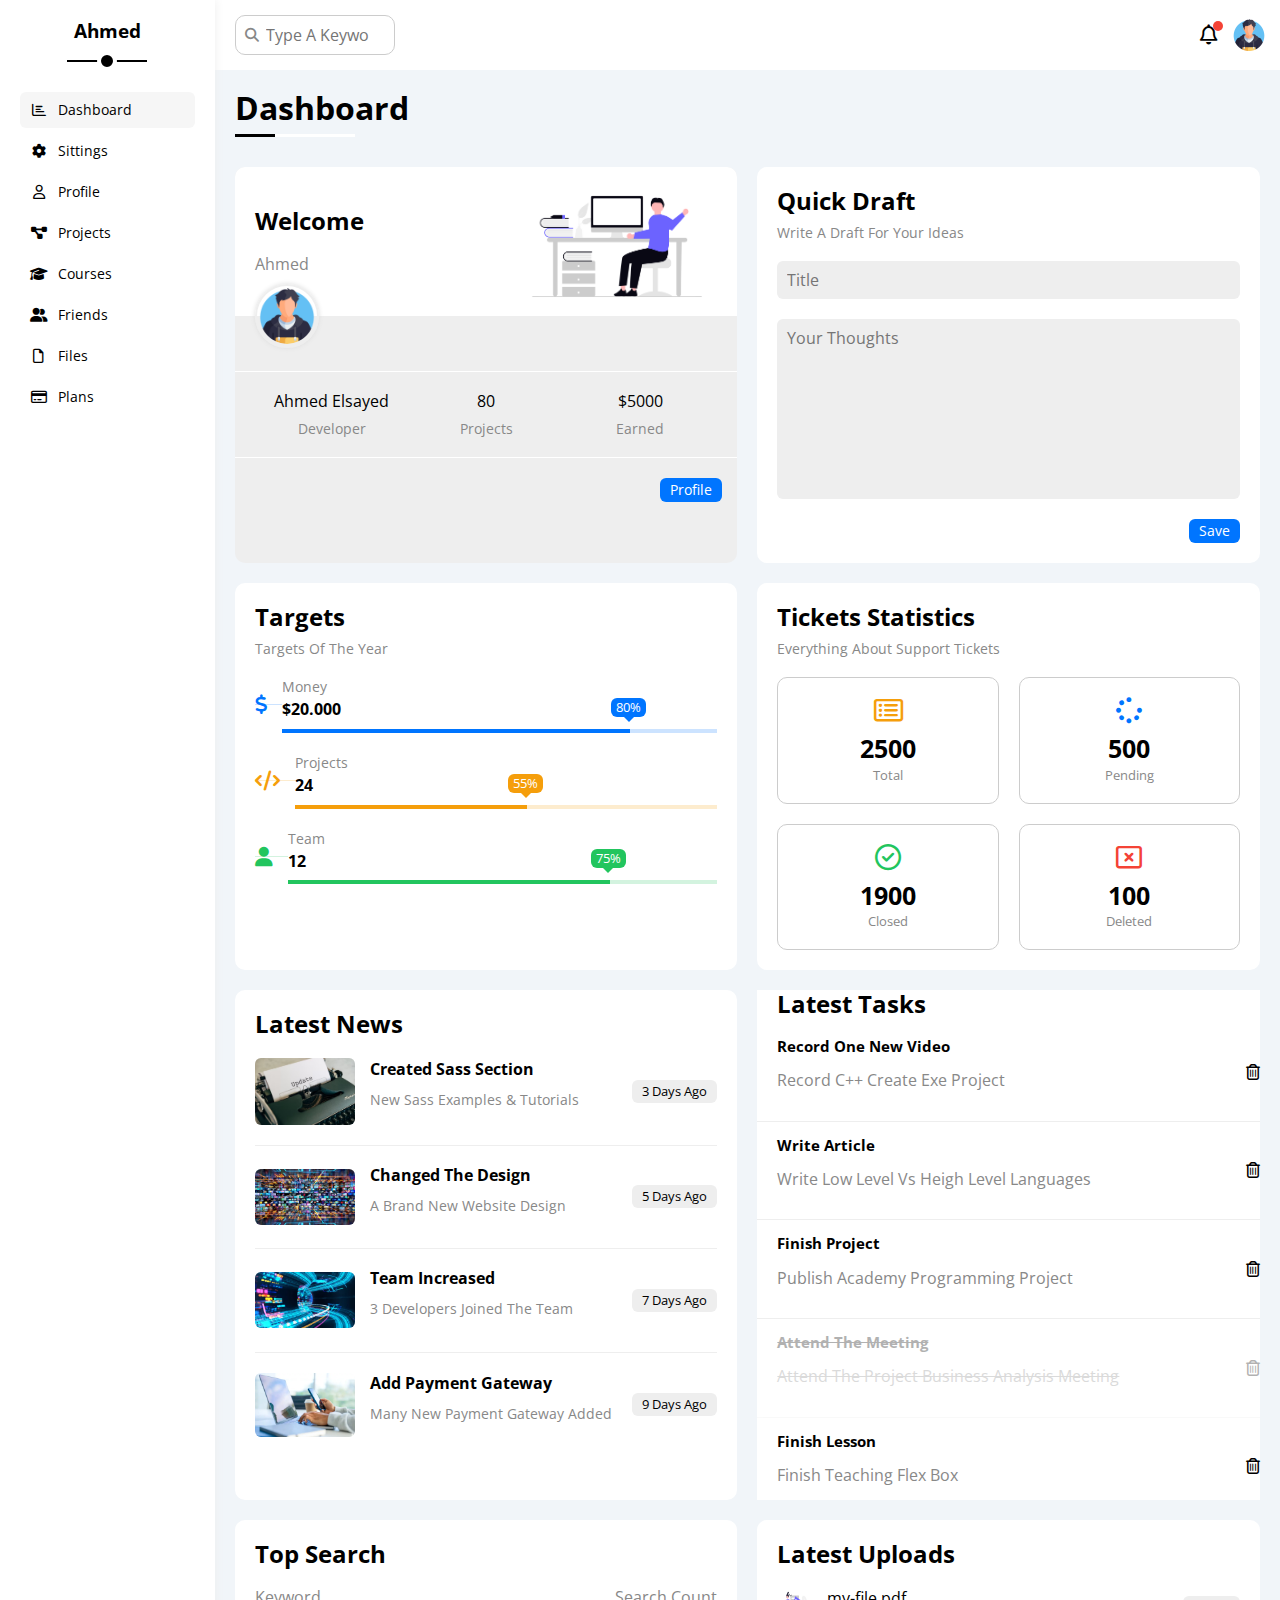
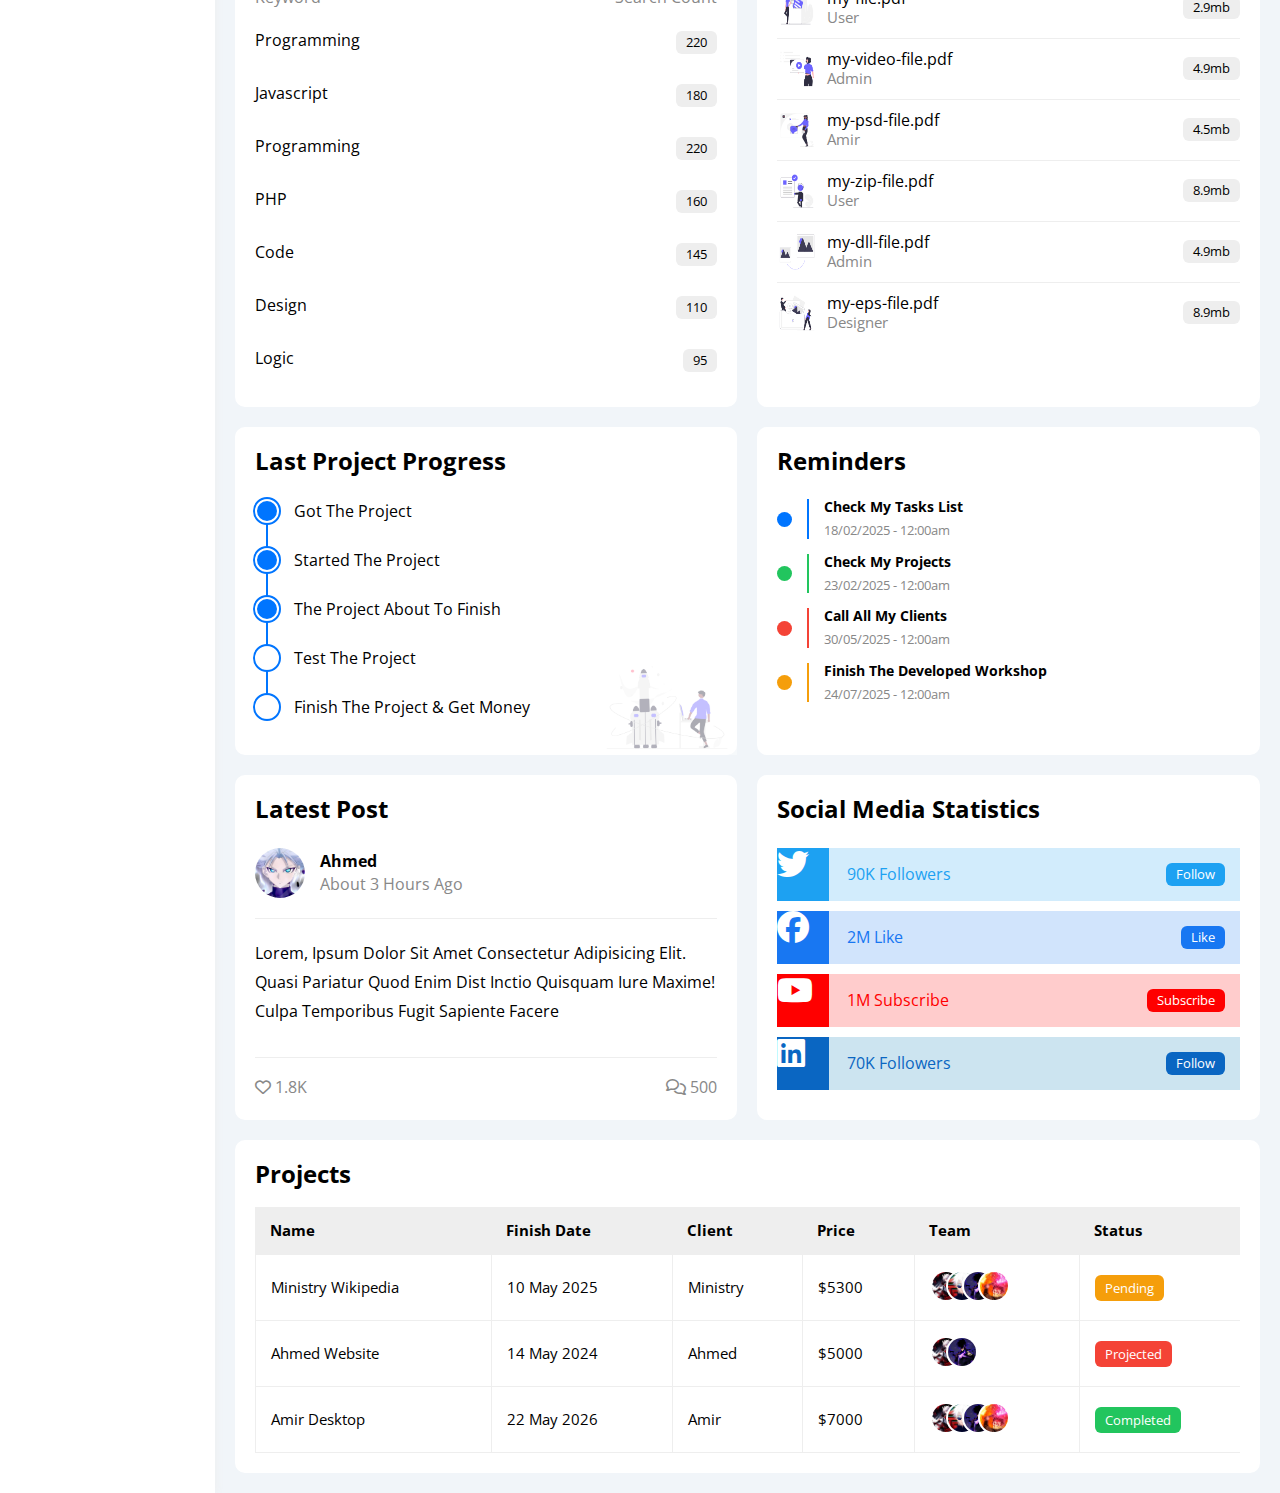
<file: html/index.html>
<!DOCTYPE html>
<html lang="en">

<head>
    <meta charset="UTF-8">
    <meta name="viewport" content="width=device-width, initial-scale=1.0">
    <link rel="stylesheet" href="https://cdnjs.cloudflare.com/ajax/libs/font-awesome/6.0.0-beta3/css/all.min.css">
    <link rel="stylesheet" href="../css/all.min.css">
    <link rel="stylesheet" href="../css/framework.css">
    <link rel="stylesheet" href="../css/normalise.css">
    <link rel="stylesheet" href="../css/project.css">
    <link rel="preconnect" href="https://fonts.googleapis.com">
    <link rel="preconnect" href="https://fonts.gstatic.com" crossorigin>
    <!-- font awesome -->
    <link rel="stylesheet" href="https://cdnjs.cloudflare.com/ajax/libs/font-awesome/6.5.1/css/all.min.css">
    <link rel="stylesheet" href="https://fonts.googleapis.com/css2?family=open+sans:wght@300;500&display=swap">
    <title>Dashboard</title>
</head>

<body>
    <div class="page d-flex">
        <div class="sidebar bg-white p-20 p-relative">
            <h3 class="p-relative text-c mt-0">Ahmed</h3>
            <ul>

                <li>
                    <a class="active d-flex align-center fs-14 c-black rad-6 p-10" href="../html/index.html">
                        <i class="fa-regular fa-chart-bar fa-fw"></i>
                        <span class="fs-14 hide-mobile">Dashboard</span>
                    </a>
                </li>

                <li>
                    <a class="d-flex align-center fs-14 c-black rad-6 p-10" href="../html/sittings.html">
                        <i class="fa-solid fa-gear fa-fw"></i>
                        <span class="fs-14 hide-mobile">Sittings</span>
                    </a>
                </li>

                <li>
                    <a class="d-flex align-center fs-14 c-black rad-6 p-10" href="../html/profile.html">
                        <i class="fa-regular fa-user fa-fw"></i>
                        <span class="fs-14 hide-mobile">Profile</span>
                    </a>
                </li>

                <li>
                    <a class="d-flex align-center fs-14 c-black rad-6 p-10" href="../html/projects.html">
                        <i class="fa-solid fa-diagram-project fa-fw"></i>
                        <span class="fs-14 hide-mobile">Projects</span>
                    </a>
                </li>

                <li>
                    <a class="d-flex align-center fs-14 c-black rad-6 p-10" href="../html/courses.html">
                        <i class="fa-solid fa-graduation-cap fa-fw"></i>
                        <span class="fs-14 hide-mobile">Courses</span>
                    </a>
                </li>
                <li>
                    <a class=" d-flex align-center fs-14 c-black rad-6 p-10" href="../html/friends.html">
                        <i class="fa-solid fa-user-group fa-fw"></i>
                        <span class="fs-14 hide-mobile">Friends</span>
                    </a>
                </li>
                <li>
                    <a class="d-flex align-center fs-14 c-black rad-6 p-10" href="../html/files.html">
                        <i class="fa-regular fa-file fa-fw"></i>
                        <span class="fs-14 hide-mobile">Files</span>
                    </a>
                </li>
                <li>
                    <a class="d-flex align-center fs-14 c-black rad-6 p-10" href="../html/plans.html">
                        <i class="fa-regular fa-credit-card fa-fw"></i>
                        <span class="fs-14 hide-mobile">Plans</span>
                    </a>
                </li>
            </ul>
        </div>
        <!-- start content -->
        <div class="content w-full">
            <!-- start head -->
            <div class="head bg-white p-15 between-flex">
                <div class="search p-relative">
                    <input class="p-10" type="search" placeholder="Type A Keyword">
                </div>
                <div class="icons d-flex align-center">
                    <span class="notification p-relative">
                        <i class="fa-regular fa-bell fa-lg"></i>
                    </span>
                    <img src="../image/avatar.png" alt="">
                </div>
            </div>
            <!-- end head -->

            <h1 class="p-relative">Dashboard</h1>
            <div class="rawpper d-grid gap-20">

                <!-- start welcome -->
                <div class="welcome bg-eee rad-10 text-c-mobile block-mobile">
                    <div class="intro p-20 d-flex space-between bg-white">
                        <div>
                            <h2 class="m-0">Welcome</h2>
                            <p class="c-gray mt-5">Ahmed</p>
                        </div>
                        <img class="hide-mobile" src="../image/welcome.png" alt="">
                    </div>
                    <img src="../image/avatar.png" alt="" class="avatar">
                    <div class="body text-c mt-20 p-20 mb-20 d-flex block-mobile">
                        <div>Ahmed Elsayed <span class="d-block fs-14 mt-10 c-gray">Developer</span></div>
                        <div>80 <span class="d-block fs-14 mt-10 c-gray">Projects</span></div>
                        <div>$5000 <span class="d-block fs-14 mt-10 c-gray">Earned</span></div>
                    </div>
                    <a href="profile.html" class="visit d-block fs-14 bg-blue c-white w-fit btn-shape">Profile</a>
                </div>
                <!-- end welcome -->

                <!-- start quick draft -->
                <div class="quick-draft p-20 rad-10 bg-white">
                    <h2 class="mt-0 mb-10">Quick Draft</h2>
                    <p class="mt-0 mb-20 c-gray fs-14">Write A Draft For Your Ideas</p>
                    <form action="">
                        <input class="d-block mb-20 w-full p-10 b-none bg-eee rad-6" type="text" placeholder="Title">
                        <textarea class="d-block mb-20 w-full p-10 b-none bg-eee rad-6"
                            placeholder="Your Thoughts"></textarea>
                        <input class="save d-block fs-14 bg-blue c-white b-none w-fit btn-shape" type="submit"
                            value="Save">
                    </form>
                </div>

                <!-- end quick draft -->

                <!-- start targets -->

                <div class="targets p-20 bg-white rad-10">
                    <h2 class="mt-0 mb-10">Targets</h2>
                    <p class="mt-0 mb-20 c-gray fs-14">Targets Of The Year</p>
                    <div class="tartget-row mb-20 center-flex blue">
                        <div class="icon center-flex">
                            <i style="margin-right: 15px;" class="fa-solid fa-dollar-sign fa-lg c-blue"></i>
                        </div>
                        <div class="details">
                            <span class="fs-14 c-gray">Money</span>
                            <span class="d-block mt-5 mb-10 fw-bold">$20.000</span>
                            <div class="progress p-relative">
                                <span class="bg-blue blue" style="width: 80%;">
                                    <span class="bg-blue">80%</span>
                                </span>
                            </div>
                        </div>
                    </div>

                    <div class="tartget-row mb-20 center-flex orange">
                        <div class="icon center-flex">
                            <i style="margin-right: 15px;" class="fa-solid fa-code fa-lg c-orange"></i>
                        </div>
                        <div class="details">
                            <span class="fs-14 c-gray">Projects</span>
                            <span class="d-block mt-5 mb-10 fw-bold">24</span>
                            <div class="progress p-relative">
                                <span class="bg-orange orange" style="width: 55%;">
                                    <span class="bg-orange">55%</span>
                                </span>
                            </div>
                        </div>
                    </div>

                    <div class="tartget-row mb-20 center-flex green">
                        <div class="icon center-flex">
                            <i style="margin-right: 15px;" class="fa-solid fa-user fa-lg c-green"></i>
                        </div>
                        <div class="details">
                            <span class="fs-14 c-gray">Team</span>
                            <span class="d-block mt-5 mb-10 fw-bold">12</span>
                            <div class="progress p-relative">
                                <span class="bg-green green" style="width: 75%;">
                                    <span class="bg-green">75%</span>
                                </span>
                            </div>
                        </div>
                    </div>


                </div>

                <!-- end targets -->

                <!-- start tickets -->

                <div class="tickets p-20 bg-white rad-10">
                    <h2 class="mt-0 mb-10">Tickets Statistics</h2>
                    <p class="mt-0 mb-20 c-gray fs-14">Everything About Support Tickets</p>
                    <div class="d-flex text-c gap-20 f-wrap">
                        <div class="box p-20 rad-10 fs-13 c-gray">
                            <i class="fa-regular fa-rectangle-list fa-2x mb-10 c-orange"></i>
                            <span class="d-block c-black fw-bold fs-25 mb-5">2500</span>
                            Total
                        </div>

                        <div class="box p-20 rad-10 fs-13 c-gray">
                            <i class="fa-solid fa-spinner fa-2x mb-10 c-blue"></i>
                            <span class="d-block c-black fw-bold fs-25 mb-5">500</span>
                            Pending
                        </div>

                        <div class="box p-20 rad-10 fs-13 c-gray">
                            <i class="fa-regular fa-circle-check fa-2x mb-10 c-green"></i>
                            <span class="d-block c-black fw-bold fs-25 mb-5">1900</span>
                            Closed
                        </div>

                        <div class="box p-20 rad-10 fs-13 c-gray">
                            <i class="fa-regular fa-rectangle-xmark fa-2x mb-10 c-red"></i>
                            <span class="d-block c-black fw-bold fs-25 mb-5">100</span>
                            Deleted
                        </div>
                    </div>
                </div>

                <!-- end tickets -->

                <!-- start latest news -->

                <div class="latest-news p-20 bg-white rad-10 text-c-mobile">
                    <h2 class="mt-0 mb-20">Latest News</h2>
                    <div class="news-row d-flex align-center">
                        <img src="../image/news-1.avif" alt="">
                        <div class="info">
                            <h3>Created Sass Section</h3>
                            <p class="m-0 fs-14 c-gray">New Sass Examples & Tutorials</p>
                        </div>
                        <div class="btn-shape bg-eee fs-13 label">3 Days Ago</div>
                    </div>

                    <div class="news-row d-flex align-center">
                        <img src="../image/news-2.webp" alt="">
                        <div class="info">
                            <h3>Changed The Design</h3>
                            <p class="m-0 fs-14 c-gray">A Brand New Website Design</p>
                        </div>
                        <div class="btn-shape bg-eee fs-13 label">5 Days Ago</div>
                    </div>

                    <div class="news-row d-flex align-center">
                        <img src="../image/news-3.webp" alt="">
                        <div class="info">
                            <h3>Team Increased</h3>
                            <p class="m-0 fs-14 c-gray">3 Developers Joined The Team</p>
                        </div>
                        <div class="btn-shape bg-eee fs-13 label">7 Days Ago</div>
                    </div>

                    <div class="news-row d-flex align-center">
                        <img src="../image/news-4.webp" alt="">
                        <div class="info">
                            <h3>Add Payment Gateway</h3>
                            <p class="m-0 fs-14 c-gray">Many New Payment Gateway Added</p>
                        </div>
                        <div class="btn-shape bg-eee fs-13 label">9 Days Ago</div>
                    </div>
                </div>

                <!-- end latest news -->

                <!-- start tasks -->

                <div class="tasks bg-white">
                    <h2 class="mt-0 mb-20">Latest Tasks</h2>
                    <div class="task-row between-flex">
                        <div class="info">
                            <h3 class="mt-0 mb-5 fs-15">Record One New Video</h3>
                            <p class="m-0 c-gray">Record C++ Create Exe Project</p>
                        </div>
                        <i class="fa-regular fa-trash-can delete"></i>
                    </div>

                    <div class="task-row between-flex">
                        <div class="info">
                            <h3 class="mt-0 mb-5 fs-15">Write Article</h3>
                            <p class="m-0 c-gray">Write Low Level Vs Heigh Level Languages</p>
                        </div>
                        <i class="fa-regular fa-trash-can delete"></i>
                    </div>

                    <div class="task-row between-flex">
                        <div class="info">
                            <h3 class="mt-0 mb-5 fs-15">Finish Project</h3>
                            <p class="m-0 c-gray">Publish Academy Programming Project</p>
                        </div>
                        <i class="fa-regular fa-trash-can delete"></i>
                    </div>

                    <div class="task-row between-flex done">
                        <div class="info">
                            <h3 class="mt-0 mb-5 fs-15">Attend The Meeting</h3>
                            <p class="m-0 c-gray">Attend The Project Business Analysis Meeting</p>
                        </div>
                        <i class="fa-regular fa-trash-can delete"></i>
                    </div>

                    <div class="task-row between-flex">
                        <div class="info">
                            <h3 class="mt-0 mb-5 fs-15">Finish Lesson</h3>
                            <p class="m-0 c-gray">Finish Teaching Flex Box</p>
                        </div>
                        <i class="fa-regular fa-trash-can delete"></i>
                    </div>


                </div>

                <!-- end tasks -->

                <!-- start top search -->

                <div class="search-items p-20 bg-white rad-10 text-c-mobile">
                    <h2 class="mt-0 mb-20">Top Search</h2>
                    <div class="items-head d-flex space-between c-gray mb-10">
                        <div>Keyword</div>
                        <div>Search Count</div>
                    </div>

                    <div class="items d-flex space-between pt-15 pb-15">
                        <span>Programming</span>
                        <span class="bg-eee fs-13 btn-shape">220</span>
                    </div>

                    <div class="items d-flex space-between pt-15 pb-15">
                        <span>Javascript</span>
                        <span class="bg-eee fs-13 btn-shape">180</span>
                    </div>

                    <div class="items d-flex space-between pt-15 pb-15">
                        <span>Programming</span>
                        <span class="bg-eee fs-13 btn-shape">220</span>
                    </div>

                    <div class="items d-flex space-between pt-15 pb-15">
                        <span>PHP</span>
                        <span class="bg-eee fs-13 btn-shape">160</span>
                    </div>

                    <div class="items d-flex space-between pt-15 pb-15">
                        <span>Code</span>
                        <span class="bg-eee fs-13 btn-shape">145</span>
                    </div>

                    <div class="items d-flex space-between pt-15 pb-15">
                        <span>Design</span>
                        <span class="bg-eee fs-13 btn-shape">110</span>
                    </div>

                    <div class="items d-flex space-between pt-15 pb-15">
                        <span>Logic</span>
                        <span class="bg-eee fs-13 btn-shape">95</span>
                    </div>

                </div>

                <!-- end top search -->

                <!-- start latest upload -->

                <div class="latest-uploads p-20 bg-white rad-10">
                    <h2 class="mt-0 mb-20">Latest Uploads</h2>
                    <ul class="m-0">
                        <li class="between-flex pb-10 mb-10">
                            <div class="d-flex align-center">
                                <img class="mr-10" src="../image/file1.png" alt="">
                                <div>
                                    <span class="d-block">my-file.pdf</span>
                                    <span class="fs-15 c-gray">User</span>
                                </div>
                            </div>
                            <div class="bg-eee btn-shape fs-13">2.9mb</div>
                        </li>

                        <li class="between-flex pb-10 mb-10">
                            <div class="d-flex align-center">
                                <img class="mr-10" src="../image/file2.png" alt="">
                                <div>
                                    <span class="d-block">my-video-file.pdf</span>
                                    <span class="fs-15 c-gray">Admin</span>
                                </div>
                            </div>
                            <div class="bg-eee btn-shape fs-13">4.9mb</div>
                        </li>

                        <li class="between-flex pb-10 mb-10">
                            <div class="d-flex align-center">
                                <img class="mr-10" src="../image/file3.png" alt="">
                                <div>
                                    <span class="d-block">my-psd-file.pdf</span>
                                    <span class="fs-15 c-gray">Amir</span>
                                </div>
                            </div>
                            <div class="bg-eee btn-shape fs-13">4.5mb</div>
                        </li>

                        <li class="between-flex pb-10 mb-10">
                            <div class="d-flex align-center">
                                <img class="mr-10" src="../image/file4.png" alt="">
                                <div>
                                    <span class="d-block">my-zip-file.pdf</span>
                                    <span class="fs-15 c-gray">User</span>
                                </div>
                            </div>
                            <div class="bg-eee btn-shape fs-13">8.9mb</div>
                        </li>

                        <li class="between-flex pb-10 mb-10">
                            <div class="d-flex align-center">
                                <img class="mr-10" src="../image/file5.png" alt="">
                                <div>
                                    <span class="d-block">my-dll-file.pdf</span>
                                    <span class="fs-15 c-gray">Admin</span>
                                </div>
                            </div>
                            <div class="bg-eee btn-shape fs-13">4.9mb</div>
                        </li>

                        <li class="between-flex pb-10 mb-10">
                            <div class="d-flex align-center">
                                <img class="mr-10" src="../image/file6.png" alt="">
                                <div>
                                    <span class="d-block">my-eps-file.pdf</span>
                                    <span class="fs-15 c-gray">Designer</span>
                                </div>
                            </div>
                            <div class="bg-eee btn-shape fs-13">8.9mb</div>
                        </li>
                    </ul>
                </div>

                <!-- end latest upload -->

                <!-- start last projects progress -->

                <div class="last-project p-20 bg-white rad-10 p-relative">
                    <h2 class="mt-0 mb-20">Last Project Progress</h2>
                    <ul class="m-0 p-relative">
                        <li class="mt-25 d-flex align-center done">Got The Project</li>
                        <li class="mt-25 d-flex align-center done">Started The Project</li>
                        <li class="mt-25 d-flex align-center done">The Project About To Finish</li>
                        <li class="mt-25 d-flex align-center current">Test The Project</li>
                        <li class="mt-25 d-flex align-center">Finish The Project & Get Money</li>
                    </ul>
                    <img class="launch-icon hide-mobile" src="../image/project.png" alt="">
                </div>


                <!-- end last projects progress -->

                <!-- start remainders -->

                <div class="reminders p-20 bg-white rad-10 p-relative">
                    <h2 class="mt-0 mb-25">Reminders</h2>
                    <ul class="mt-0">
                        <li class="d-flex align-center mt-15">
                            <span class="key bg-blue mr-15 d-block rad-half "></span>
                            <div class="pl-15 blue">
                                <p class="fs-14 fw-bold mt-0 mb-5">Check My Tasks List</p>
                                <span class="fs-13 c-gray">18/02/2025 - 12:00am</span>
                            </div>
                        </li>

                        <li class="d-flex align-center mt-15">
                            <span class="key bg-green mr-15 d-block rad-half "></span>
                            <div class="pl-15 green">
                                <p class="fs-14 fw-bold mt-0 mb-5">Check My Projects</p>
                                <span class="fs-13 c-gray">23/02/2025 - 12:00am</span>
                            </div>
                        </li>

                        <li class="d-flex align-center mt-15">
                            <span class="key bg-red mr-15 d-block rad-half "></span>
                            <div class="pl-15 red">
                                <p class="fs-14 fw-bold mt-0 mb-5">Call All My Clients</p>
                                <span class="fs-13 c-gray">30/05/2025 - 12:00am</span>
                            </div>
                        </li>

                        <li class="d-flex align-center mt-15">
                            <span class="key bg-orange mr-15 d-block rad-half "></span>
                            <div class="pl-15 orange">
                                <p class="fs-14 fw-bold mt-0 mb-5">Finish The Developed Workshop</p>
                                <span class="fs-13 c-gray">24/07/2025 - 12:00am</span>
                            </div>
                        </li>


                    </ul>
                </div>

                <!-- end remainders -->

                <!-- start latest post -->

                <div class="latest-post p-20 bg-white rad-10 p-relative">
                    <h2 class="mt-0 mb-25">Latest Post</h2>
                    <div class="top d-flex align-center">
                        <img class="avatar mr-15" src="../image/avtar5.jpg" alt="">
                        <div class="info">
                            <span class="d-block mb-5 fw-bold">Ahmed</span>
                            <span class="c-gray">About 3 Hours Ago</span>
                        </div>
                    </div>
                    <div class="post-content text-c-mobile pt-20 pb-20 mt-20 mb-20">
                        Lorem, ipsum dolor sit amet consectetur adipisicing elit. Quasi pariatur quod enim dist
                        inctio quisquam iure maxime! Culpa temporibus fugit sapiente facere
                    </div>
                    <div class="post-stats between-flex c-gray">
                        <div>
                            <i class="fa-regular fa-heart"></i>
                            <span>1.8K</span>
                        </div>

                        <div>
                            <i class="fa-regular fa-comments"></i>
                            <span>500</span>
                        </div>
                    </div>
                </div>

                <!-- end latest post -->

                <!-- start social media -->

                <div class="social-media p-20 bg-white rad-10 p-relative">
                    <h2 class="mt-0 mb-25">Social Media Statistics</h2>
                    <div class="box twitter p-15 p-relative mb-10 between-flex">
                        <i class="fa-brands fa-twitter fa-2x c-white h-full center-flex"></i>
                        <span>90K Followers</span>
                        <a class="fs-13 c-white btn-shape" href="#">Follow</a>
                    </div>

                    <div class="box facebook p-15 p-relative mb-10 between-flex">
                        <i class="fa-brands fa-facebook fa-2x c-white h-full center-flex"></i>
                        <span>2M Like</span>
                        <a class="fs-13 c-white btn-shape" href="#">Like</a>
                    </div>

                    <div class="box youtube p-15 p-relative mb-10 between-flex">
                        <i class="fa-brands fa-youtube fa-2x c-white h-full center-flex"></i>
                        <span>1M Subscribe</span>
                        <a class="fs-13 c-white btn-shape" href="#">Subscribe</a>
                    </div>

                    <div class="box linkedin p-15 p-relative mb-10 between-flex">
                        <i class="fa-brands fa-linkedin fa-2x c-white h-full center-flex"></i>
                        <span>70K Followers</span>
                        <a class="fs-13 c-white btn-shape" href="#">Follow</a>
                    </div>


                </div>

                <!-- end social media -->

            </div>

            <!-- start projects table -->

            <div class="projects p-20 rad-10 bg-white m-20">
                <h2 class="mt-0 mb-20">Projects</h2>
                <div class="responsive-table">
                    <table class="fs-15 w-full">
                        <thead>
                            <tr>
                                <td>Name</td>
                                <td>Finish Date</td>
                                <td>Client</td>
                                <td>Price</td>
                                <td>Team</td>
                                <td>Status</td>
                            </tr>
                        </thead>
                        <tbody>
                            <tr>
                                <td>Ministry Wikipedia</td>
                                <td>10 May 2025</td>
                                <td>Ministry</td>
                                <td>$5300</td>
                                <td>
                                    <img src="../image/team1.jpg" alt="">
                                    <img src="../image/team2.jpg" alt="">
                                    <img src="../image/team3.jpg" alt="">
                                    <img src="../image/team4.jpg" alt="">
                                </td>
                                <td>
                                    <span class="label bg-orange c-white btn-shape">Pending</span>
                                </td>
                            </tr>

                            <tr>
                                <td>Ahmed Website</td>
                                <td>14 May 2024</td>
                                <td>Ahmed</td>
                                <td>$5000</td>
                                <td>
                                    <img src="../image/team1.jpg" alt="">
                                    <img src="../image/team3.jpg" alt="">
                                </td>
                                <td>
                                    <span class="label bg-red c-white btn-shape">Projected</span>
                                </td>
                            </tr>

                            <tr>
                                <td>Amir Desktop</td>
                                <td>22 May 2026</td>
                                <td>Amir</td>
                                <td>$7000</td>
                                <td>
                                    <img src="../image/team1.jpg" alt="">
                                    <img src="../image/team2.jpg" alt="">
                                    <img src="../image/team3.jpg" alt="">
                                    <img src="../image/team4.jpg" alt="">
                                </td>
                                <td>
                                    <span class="label bg-green c-white btn-shape">Completed</span>
                                </td>
                            </tr>

                        </tbody>
                    </table>
                </div>
            </div>

            <!-- end projects table -->


        </div>
        <!-- end content -->
    </div>




</body>

</html>
</file>
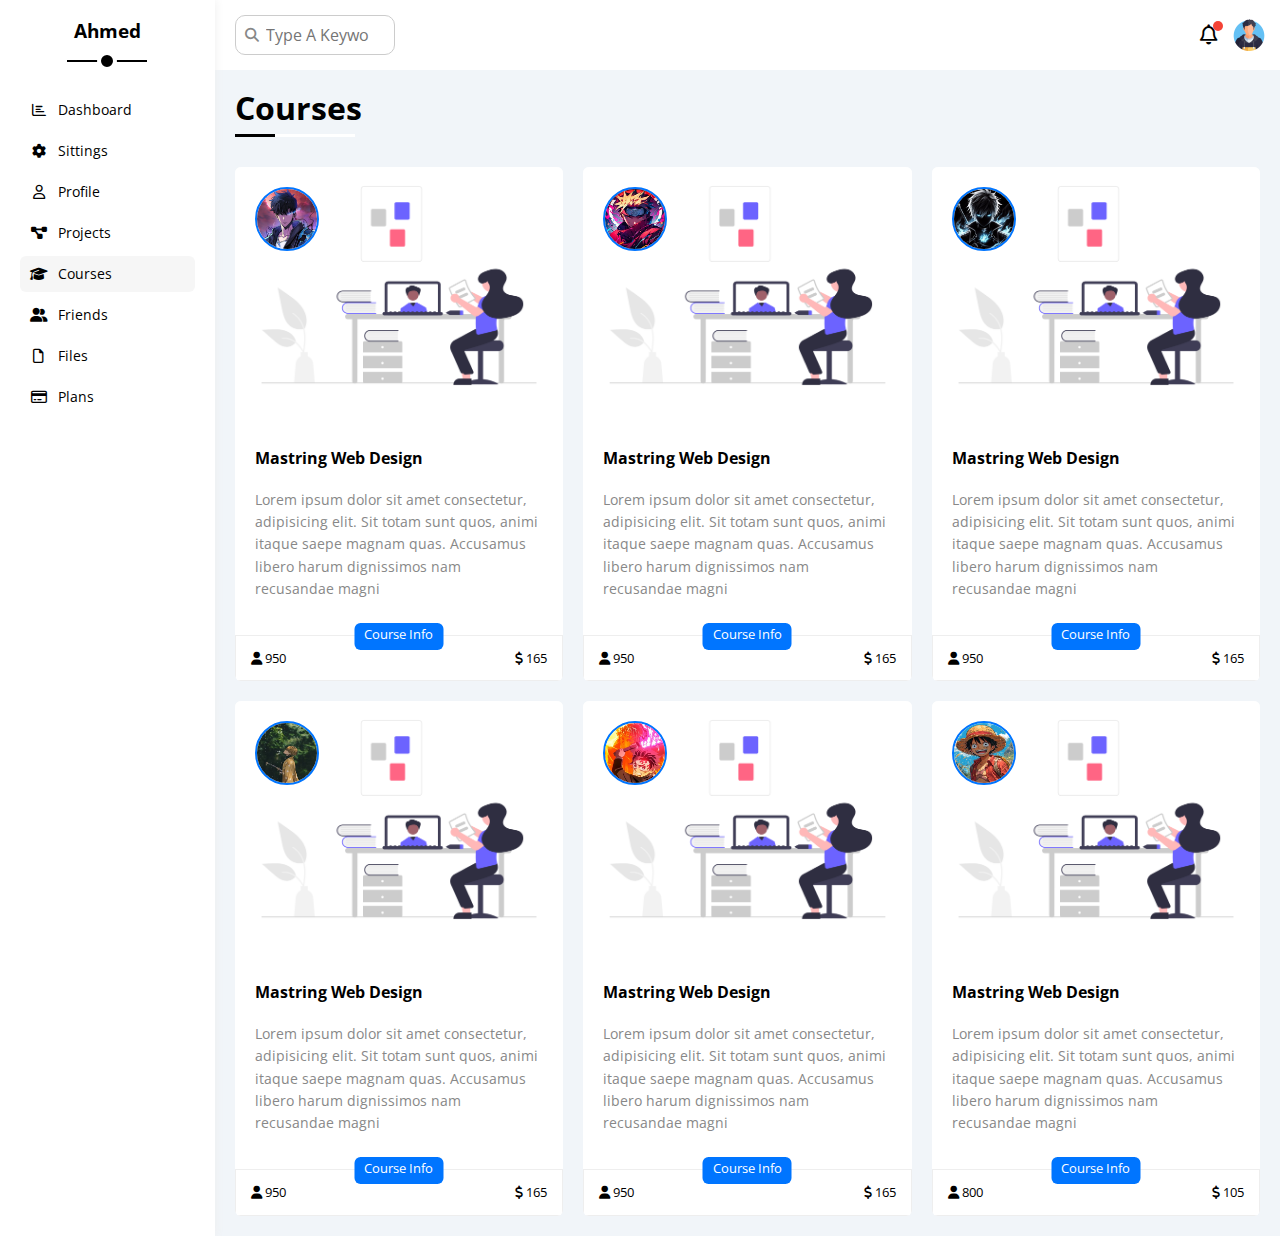
<file: html/courses.html>
<!DOCTYPE html>
<html lang="en">

<head>
    <meta charset="UTF-8">
    <meta name="viewport" content="width=device-width, initial-scale=1.0">
    <link rel="stylesheet" href="https://cdnjs.cloudflare.com/ajax/libs/font-awesome/6.0.0-beta3/css/all.min.css">
    <link rel="stylesheet" href="../css/all.min.css">
    <link rel="stylesheet" href="../css/framework.css">
    <link rel="stylesheet" href="../css/normalise.css">
    <link rel="stylesheet" href="../css/project.css">
    <link rel="preconnect" href="https://fonts.googleapis.com">
    <link rel="preconnect" href="https://fonts.gstatic.com" crossorigin>
    <!-- font awesome -->
    <link rel="stylesheet" href="https://cdnjs.cloudflare.com/ajax/libs/font-awesome/6.5.1/css/all.min.css">
    <link rel="stylesheet" href="https://fonts.googleapis.com/css2?family=open+sans:wght@300;500&display=swap">
    <title>Courses</title>
</head>

<body>
    <div class="page d-flex">
        <div class="sidebar bg-white p-20 p-relative">
            <h3 class="p-relative text-c mt-0">Ahmed</h3>
            <ul>

                <li>
                    <a class="d-flex align-center fs-14 c-black rad-6 p-10" href="../html/index.html">
                        <i class="fa-regular fa-chart-bar fa-fw"></i>
                        <span class="fs-14 hide-mobile">Dashboard</span>
                    </a>
                </li>

                <li>
                    <a class="d-flex align-center fs-14 c-black rad-6 p-10" href="../html/sittings.html">
                        <i class="fa-solid fa-gear fa-fw"></i>
                        <span class="fs-14 hide-mobile">Sittings</span>
                    </a>
                </li>

                <li>
                    <a class="d-flex align-center fs-14 c-black rad-6 p-10" href="../html/profile.html">
                        <i class="fa-regular fa-user fa-fw"></i>
                        <span class="fs-14 hide-mobile">Profile</span>
                    </a>
                </li>

                <li>
                    <a class="d-flex align-center fs-14 c-black rad-6 p-10" href="../html/projects.html">
                        <i class="fa-solid fa-diagram-project fa-fw"></i>
                        <span class="fs-14 hide-mobile">Projects</span>
                    </a>
                </li>

                <li>
                    <a class="active d-flex align-center fs-14 c-black rad-6 p-10" href="../html/courses.html">
                        <i class="fa-solid fa-graduation-cap fa-fw"></i>
                        <span class="fs-14 hide-mobile">Courses</span>
                    </a>
                </li>
                <li>
                    <a class=" d-flex align-center fs-14 c-black rad-6 p-10" href="../html/friends.html">
                        <i class="fa-solid fa-user-group fa-fw"></i>
                        <span class="fs-14 hide-mobile">Friends</span>
                    </a>
                </li>
                <li>
                    <a class="d-flex align-center fs-14 c-black rad-6 p-10" href="../html/files.html">
                        <i class="fa-regular fa-file fa-fw"></i>
                        <span class="fs-14 hide-mobile">Files</span>
                    </a>
                </li>
                <li>
                    <a class="d-flex align-center fs-14 c-black rad-6 p-10" href="../html/plans.html">
                        <i class="fa-regular fa-credit-card fa-fw"></i>
                        <span class="fs-14 hide-mobile">Plans</span>
                    </a>
                </li>
            </ul>
        </div>
        <!-- start content -->
        <div class="content w-full">
            <!-- start head -->
            <div class="head bg-white p-15 between-flex">
                <div class="search p-relative">
                    <input class="p-10" type="search" placeholder="Type A Keyword">
                </div>
                <div class="icons d-flex align-center">
                    <span class="notification p-relative">
                        <i class="fa-regular fa-bell fa-lg"></i>
                    </span>
                    <img src="../image/avatar.png" alt="">
                </div>
            </div>
            <!-- end head -->

            <h1 class="p-relative">Courses</h1>
            <div class="courses-page d-grid m-20 gap-20">
                <div class="course bg-white rad-6 p-relative">
                    <img class="cover" src="../image/course.png" alt="">
                    <img class="instructor" src="../image/team-project1.jpg" alt="">
                    <div class="p-20">
                        <h4 class="m-0">Mastring Web Design</h4>
                        <p class="description mt-15 fs-14 c-gray">Lorem ipsum dolor sit amet consectetur, adipisicing elit. Sit totam sunt quos, animi itaque saepe magnam quas. Accusamus libero harum dignissimos nam recusandae magni</p>
                    </div>
                    <div class="info p-15 p-relative between-flex ">
                        <span class="title bg-blue c-white btn-shape">Course Info</span>
                        <span class="c-grey">
                            <i class="fa-solid fa-user"></i>
                            950
                        </span>
                        <span class="c-grey">
                            <i class="fa-solid fa-dollar-sign"></i>
                            165
                        </span>
                    </div>
                </div>

                <div class="course bg-white rad-6 p-relative">
                    <img class="cover" src="../image/course.png" alt="">
                    <img class="instructor" src="../image/team-project3.jpg" alt="">
                    <div class="p-20">
                        <h4 class="m-0">Mastring Web Design</h4>
                        <p class="description mt-15 fs-14 c-gray">Lorem ipsum dolor sit amet consectetur, adipisicing elit. Sit totam sunt quos, animi itaque saepe magnam quas. Accusamus libero harum dignissimos nam recusandae magni</p>
                    </div>
                    <div class="info p-15 p-relative between-flex ">
                        <span class="title bg-blue c-white btn-shape">Course Info</span>
                        <span class="c-grey">
                            <i class="fa-solid fa-user"></i>
                            950
                        </span>
                        <span class="c-grey">
                            <i class="fa-solid fa-dollar-sign"></i>
                            165
                        </span>
                    </div>
                </div>

                <div class="course bg-white rad-6 p-relative">
                    <img class="cover" src="../image/course.png" alt="">
                    <img class="instructor" src="../image/team-project5.jpg" alt="">
                    <div class="p-20">
                        <h4 class="m-0">Mastring Web Design</h4>
                        <p class="description mt-15 fs-14 c-gray">Lorem ipsum dolor sit amet consectetur, adipisicing elit. Sit totam sunt quos, animi itaque saepe magnam quas. Accusamus libero harum dignissimos nam recusandae magni</p>
                    </div>
                    <div class="info p-15 p-relative between-flex ">
                        <span class="title bg-blue c-white btn-shape">Course Info</span>
                        <span class="c-grey">
                            <i class="fa-solid fa-user"></i>
                            950
                        </span>
                        <span class="c-grey">
                            <i class="fa-solid fa-dollar-sign"></i>
                            165
                        </span>
                    </div>
                </div>

                <div class="course bg-white rad-6 p-relative">
                    <img class="cover" src="../image/course.png" alt="">
                    <img class="instructor" src="../image/team-project4.jpg" alt="">
                    <div class="p-20">
                        <h4 class="m-0">Mastring Web Design</h4>
                        <p class="description mt-15 fs-14 c-gray">Lorem ipsum dolor sit amet consectetur, adipisicing elit. Sit totam sunt quos, animi itaque saepe magnam quas. Accusamus libero harum dignissimos nam recusandae magni</p>
                    </div>
                    <div class="info p-15 p-relative between-flex ">
                        <span class="title bg-blue c-white btn-shape">Course Info</span>
                        <span class="c-grey">
                            <i class="fa-solid fa-user"></i>
                            950
                        </span>
                        <span class="c-grey">
                            <i class="fa-solid fa-dollar-sign"></i>
                            165
                        </span>
                    </div>
                </div>

                <div class="course bg-white rad-6 p-relative">
                    <img class="cover" src="../image/course.png" alt="">
                    <img class="instructor" src="../image/team4.jpg" alt="">
                    <div class="p-20">
                        <h4 class="m-0">Mastring Web Design</h4>
                        <p class="description mt-15 fs-14 c-gray">Lorem ipsum dolor sit amet consectetur, adipisicing elit. Sit totam sunt quos, animi itaque saepe magnam quas. Accusamus libero harum dignissimos nam recusandae magni</p>
                    </div>
                    <div class="info p-15 p-relative between-flex ">
                        <span class="title bg-blue c-white btn-shape">Course Info</span>
                        <span class="c-grey">
                            <i class="fa-solid fa-user"></i>
                            950
                        </span>
                        <span class="c-grey">
                            <i class="fa-solid fa-dollar-sign"></i>
                            165
                        </span>
                    </div>
                </div>

                <div class="course bg-white rad-6 p-relative">
                    <img class="cover" src="../image/course.png" alt="">
                    <img class="instructor" src="../image/team-project2.jpg" alt="">
                    <div class="p-20">
                        <h4 class="m-0">Mastring Web Design</h4>
                        <p class="description mt-15 fs-14 c-gray">Lorem ipsum dolor sit amet consectetur, adipisicing elit. Sit totam sunt quos, animi itaque saepe magnam quas. Accusamus libero harum dignissimos nam recusandae magni</p>
                    </div>
                    <div class="info p-15 p-relative between-flex ">
                        <span class="title bg-blue c-white btn-shape">Course Info</span>
                        <span class="c-grey">
                            <i class="fa-solid fa-user"></i>
                            800
                        </span>
                        <span class="c-grey">
                            <i class="fa-solid fa-dollar-sign"></i>
                            105
                        </span>
                    </div>
                </div>

            </div>
        </div>
    </div>

</body>

</html>
</file>
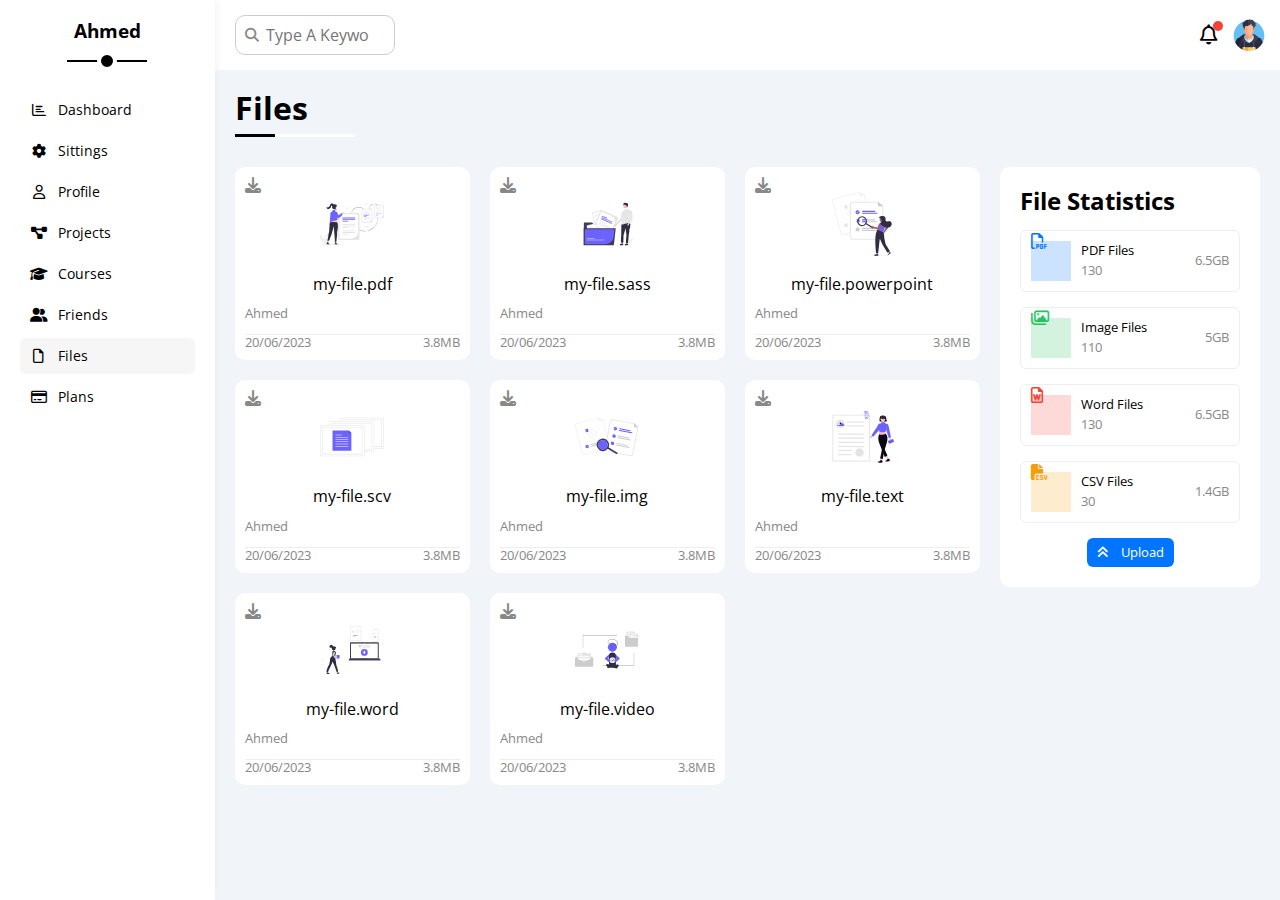
<file: html/files.html>
<!DOCTYPE html>
<html lang="en">

<head>
    <meta charset="UTF-8">
    <meta name="viewport" content="width=device-width, initial-scale=1.0">
    <link rel="stylesheet" href="https://cdnjs.cloudflare.com/ajax/libs/font-awesome/6.0.0-beta3/css/all.min.css">
    <link rel="stylesheet" href="../css/all.min.css">
    <link rel="stylesheet" href="../css/framework.css">
    <link rel="stylesheet" href="../css/normalise.css">
    <link rel="stylesheet" href="../css/project.css">
    <link rel="preconnect" href="https://fonts.googleapis.com">
    <link rel="preconnect" href="https://fonts.gstatic.com" crossorigin>
    <!-- font awesome -->
    <link rel="stylesheet" href="https://cdnjs.cloudflare.com/ajax/libs/font-awesome/6.5.1/css/all.min.css">
    <link rel="stylesheet" href="https://fonts.googleapis.com/css2?family=open+sans:wght@300;500&display=swap">
    <title>Files</title>
</head>

<body>
    <div class="page d-flex">
        <div class="sidebar bg-white p-20 p-relative">
            <h3 class="p-relative text-c mt-0">Ahmed</h3>
            <ul>

                <li>
                    <a class="d-flex align-center fs-14 c-black rad-6 p-10" href="../html/index.html">
                        <i class="fa-regular fa-chart-bar fa-fw"></i>
                        <span class="fs-14 hide-mobile">Dashboard</span>
                    </a>
                </li>

                <li>
                    <a class="d-flex align-center fs-14 c-black rad-6 p-10" href="../html/sittings.html">
                        <i class="fa-solid fa-gear fa-fw"></i>
                        <span class="fs-14 hide-mobile">Sittings</span>
                    </a>
                </li>

                <li>
                    <a class="d-flex align-center fs-14 c-black rad-6 p-10" href="../html/profile.html">
                        <i class="fa-regular fa-user fa-fw"></i>
                        <span class="fs-14 hide-mobile">Profile</span>
                    </a>
                </li>

                <li>
                    <a class="d-flex align-center fs-14 c-black rad-6 p-10" href="../html/projects.html">
                        <i class="fa-solid fa-diagram-project fa-fw"></i>
                        <span class="fs-14 hide-mobile">Projects</span>
                    </a>
                </li>

                <li>
                    <a class="d-flex align-center fs-14 c-black rad-6 p-10" href="../html/courses.html">
                        <i class="fa-solid fa-graduation-cap fa-fw"></i>
                        <span class="fs-14 hide-mobile">Courses</span>
                    </a>
                </li>
                <li>
                    <a class="d-flex align-center fs-14 c-black rad-6 p-10" href="../html/friends.html">
                        <i class="fa-solid fa-user-group fa-fw"></i>
                        <span class="fs-14 hide-mobile">Friends</span>
                    </a>
                </li>
                <li>
                    <a class="active d-flex align-center fs-14 c-black rad-6 p-10" href="../html/files.html">
                        <i class="fa-regular fa-file fa-fw"></i>
                        <span class="fs-14 hide-mobile">Files</span>
                    </a>
                </li>
                <li>
                    <a class="d-flex align-center fs-14 c-black rad-6 p-10" href="../html/plans.html">
                        <i class="fa-regular fa-credit-card fa-fw"></i>
                        <span class="fs-14 hide-mobile">Plans</span>
                    </a>
                </li>
            </ul>
        </div>
        <!-- start content -->
        <div class="content w-full">
            <!-- start head -->
            <div class="head bg-white p-15 between-flex">
                <div class="search p-relative">
                    <input class="p-10" type="search" placeholder="Type A Keyword">
                </div>
                <div class="icons d-flex align-center">
                    <span class="notification p-relative">
                        <i class="fa-regular fa-bell fa-lg"></i>
                    </span>
                    <img src="../image/avatar.png" alt="">
                </div>
            </div>
            <!-- end head -->

            <h1 class="p-relative">Files</h1>
            <div class="files-page d-flex m-20 gap-20">
                <div class="files-stats p-20 bg-white rad-10">
                    <h2 class="mt-0 mb-15 text-c-mobile">File Statistics</h2>
                    <div class="d-flex align-center border-eee p-10 rad-6 fs-13 mb-15">
                        <i class="fa-regular fa-file-pdf fa-lg blue center-flex c-blue icon"></i>
                        <div class="info">
                            <span>PDF Files</span>
                            <span class="c-gray d-block mt-5">130</span>
                        </div>
                        <div class="size c-gray">6.5GB</div>
                    </div>

                    <div class="d-flex align-center border-eee p-10 rad-6 fs-13 mb-15">
                        <i class="fa-regular fa-images fa-lg green center-flex c-green icon"></i>
                        <div class="info">
                            <span>Image Files</span>
                            <span class="c-gray d-block mt-5">110</span>
                        </div>
                        <div class="size c-gray">5GB</div>
                    </div>

                    <div class="d-flex align-center border-eee p-10 rad-6 fs-13 mb-15">
                        <i class="fa-regular fa-file-word fa-lg red center-flex c-red icon"></i>
                        <div class="info">
                            <span>Word Files</span>
                            <span class="c-gray d-block mt-5">130</span>
                        </div>
                        <div class="size c-gray">6.5GB</div>
                    </div>

                    <div class="d-flex align-center border-eee p-10 rad-6 fs-13 mb-15">
                        <i class="fa-solid fa-file-csv fa-lg orange center-flex c-orange icon"></i>
                        <div class="info">
                            <span>CSV Files</span>
                            <span class="c-gray d-block mt-5">30</span>
                        </div>
                        <div class="size c-gray">1.4GB</div>
                    </div>
                    <a href="#" class="upload c-white fs-13 rad-6 d-block w-fit bg-blue btn-shape">
                        <i class="fa-solid fa-angles-up mr-10"></i>
                        Upload
                    </a>
                </div>
                <div class="file-content d-grid gap-20">
                    <div class="file bg-white p-10 rad-10">
                        <i class="fa-solid fa-download c-gray p-absolute"></i>
                        <div class="icon text-c">
                            <img class="mt-15 mb-15" src="../image/file-pdf.svg" alt="">
                        </div>
                        <div class="text-c">my-file.pdf</div>
                        <p class="fs-13 c-gray">Ahmed</p>
                        <div class="info between-flex mt-10 fs-13 pt-10 c-gray">
                            <span>20/06/2023</span>
                            <span>3.8MB</span>
                        </div>
                    </div>

                    <div class="file bg-white p-10 rad-10">
                        <i class="fa-solid fa-download c-gray p-absolute"></i>
                        <div class="icon text-c">
                            <img class="mt-15 mb-15" src="../image/file2.svg" alt="">
                        </div>
                        <div class="text-c">my-file.sass</div>
                        <p class="fs-13 c-gray">Ahmed</p>
                        <div class="info between-flex mt-10 fs-13 pt-10 c-gray">
                            <span>20/06/2023</span>
                            <span>3.8MB</span>
                        </div>
                    </div>

                    <div class="file bg-white p-10 rad-10">
                        <i class="fa-solid fa-download c-gray p-absolute"></i>
                        <div class="icon text-c">
                            <img class="mt-15 mb-15" src="../image/file3.svg" alt="">
                        </div>
                        <div class="text-c">my-file.powerpoint</div>
                        <p class="fs-13 c-gray">Ahmed</p>
                        <div class="info between-flex mt-10 fs-13 pt-10 c-gray">
                            <span>20/06/2023</span>
                            <span>3.8MB</span>
                        </div>
                    </div>

                    <div class="file bg-white p-10 rad-10">
                        <i class="fa-solid fa-download c-gray p-absolute"></i>
                        <div class="icon text-c">
                            <img class="mt-15 mb-15" src="../image/file4.svg" alt="">
                        </div>
                        <div class="text-c">my-file.scv</div>
                        <p class="fs-13 c-gray">Ahmed</p>
                        <div class="info between-flex mt-10 fs-13 pt-10 c-gray">
                            <span>20/06/2023</span>
                            <span>3.8MB</span>
                        </div>
                    </div>

                    <div class="file bg-white p-10 rad-10">
                        <i class="fa-solid fa-download c-gray p-absolute"></i>
                        <div class="icon text-c">
                            <img class="mt-15 mb-15" src="../image/file8.svg" alt="">
                        </div>
                        <div class="text-c">my-file.img</div>
                        <p class="fs-13 c-gray">Ahmed</p>
                        <div class="info between-flex mt-10 fs-13 pt-10 c-gray">
                            <span>20/06/2023</span>
                            <span>3.8MB</span>
                        </div>
                    </div>

                    <div class="file bg-white p-10 rad-10">
                        <i class="fa-solid fa-download c-gray p-absolute"></i>
                        <div class="icon text-c">
                            <img class="mt-15 mb-15" src="../image/file5.svg" alt="">
                        </div>
                        <div class="text-c">my-file.text</div>
                        <p class="fs-13 c-gray">Ahmed</p>
                        <div class="info between-flex mt-10 fs-13 pt-10 c-gray">
                            <span>20/06/2023</span>
                            <span>3.8MB</span>
                        </div>
                    </div>

                    <div class="file bg-white p-10 rad-10">
                        <i class="fa-solid fa-download c-gray p-absolute"></i>
                        <div class="icon text-c">
                            <img class="mt-15 mb-15" src="../image/file6.svg" alt="">
                        </div>
                        <div class="text-c">my-file.word</div>
                        <p class="fs-13 c-gray">Ahmed</p>
                        <div class="info between-flex mt-10 fs-13 pt-10 c-gray">
                            <span>20/06/2023</span>
                            <span>3.8MB</span>
                        </div>
                    </div>

                    <div class="file bg-white p-10 rad-10">
                        <i class="fa-solid fa-download c-gray p-absolute"></i>
                        <div class="icon text-c">
                            <img class="mt-15 mb-15" src="../image/file7.svg" alt="">
                        </div>
                        <div class="text-c">my-file.video</div>
                        <p class="fs-13 c-gray">Ahmed</p>
                        <div class="info between-flex mt-10 fs-13 pt-10 c-gray">
                            <span>20/06/2023</span>
                            <span>3.8MB</span>
                        </div>
                    </div>
                </div>
            </div>
        </div>
    </div>

</body>

</html>
</file>
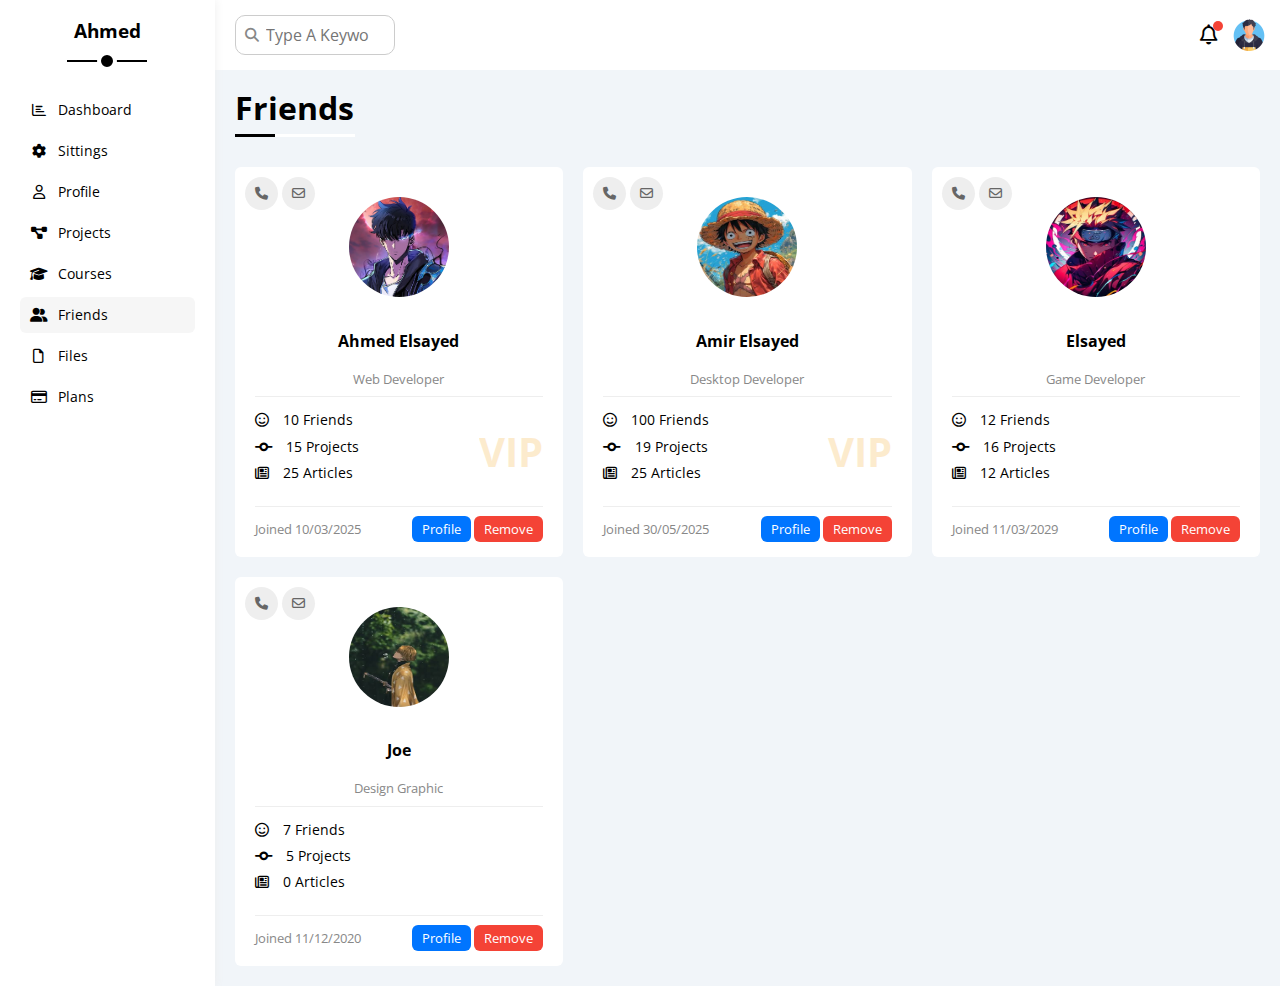
<file: html/friends.html>
<!DOCTYPE html>
<html lang="en">

<head>
    <meta charset="UTF-8">
    <meta name="viewport" content="width=device-width, initial-scale=1.0">
    <link rel="stylesheet" href="https://cdnjs.cloudflare.com/ajax/libs/font-awesome/6.0.0-beta3/css/all.min.css">
    <link rel="stylesheet" href="../css/all.min.css">
    <link rel="stylesheet" href="../css/framework.css">
    <link rel="stylesheet" href="../css/normalise.css">
    <link rel="stylesheet" href="../css/project.css">
    <link rel="preconnect" href="https://fonts.googleapis.com">
    <link rel="preconnect" href="https://fonts.gstatic.com" crossorigin>
    <!-- font awesome -->
    <link rel="stylesheet" href="https://cdnjs.cloudflare.com/ajax/libs/font-awesome/6.5.1/css/all.min.css">
    <link rel="stylesheet" href="https://fonts.googleapis.com/css2?family=open+sans:wght@300;500&display=swap">
    <title>Friends</title>
</head>

<body>
    <div class="page d-flex">
        <div class="sidebar bg-white p-20 p-relative">
            <h3 class="p-relative text-c mt-0">Ahmed</h3>
            <ul>

                <li>
                    <a class="d-flex align-center fs-14 c-black rad-6 p-10" href="../html/index.html">
                        <i class="fa-regular fa-chart-bar fa-fw"></i>
                        <span class="fs-14 hide-mobile">Dashboard</span>
                    </a>
                </li>

                <li>
                    <a class="d-flex align-center fs-14 c-black rad-6 p-10" href="../html/sittings.html">
                        <i class="fa-solid fa-gear fa-fw"></i>
                        <span class="fs-14 hide-mobile">Sittings</span>
                    </a>
                </li>

                <li>
                    <a class="d-flex align-center fs-14 c-black rad-6 p-10" href="../html/profile.html">
                        <i class="fa-regular fa-user fa-fw"></i>
                        <span class="fs-14 hide-mobile">Profile</span>
                    </a>
                </li>

                <li>
                    <a class="d-flex align-center fs-14 c-black rad-6 p-10" href="../html/projects.html">
                        <i class="fa-solid fa-diagram-project fa-fw"></i>
                        <span class="fs-14 hide-mobile">Projects</span>
                    </a>
                </li>

                <li>
                    <a class="d-flex align-center fs-14 c-black rad-6 p-10" href="../html/courses.html">
                        <i class="fa-solid fa-graduation-cap fa-fw"></i>
                        <span class="fs-14 hide-mobile">Courses</span>
                    </a>
                </li>
                <li>
                    <a class="active d-flex align-center fs-14 c-black rad-6 p-10" href="../html/friends.html">
                        <i class="fa-solid fa-user-group fa-fw"></i>
                        <span class="fs-14 hide-mobile">Friends</span>
                    </a>
                </li>
                <li>
                    <a class="d-flex align-center fs-14 c-black rad-6 p-10" href="../html/files.html">
                        <i class="fa-regular fa-file fa-fw"></i>
                        <span class="fs-14 hide-mobile">Files</span>
                    </a>
                </li>
                <li>
                    <a class="d-flex align-center fs-14 c-black rad-6 p-10" href="../html/plans.html">
                        <i class="fa-regular fa-credit-card fa-fw"></i>
                        <span class="fs-14 hide-mobile">Plans</span>
                    </a>
                </li>
            </ul>
        </div>
        <!-- start content -->
        <div class="content w-full">
            <!-- start head -->
            <div class="head bg-white p-15 between-flex">
                <div class="search p-relative">
                    <input class="p-10" type="search" placeholder="Type A Keyword">
                </div>
                <div class="icons d-flex align-center">
                    <span class="notification p-relative">
                        <i class="fa-regular fa-bell fa-lg"></i>
                    </span>
                    <img src="../image/avatar.png" alt="">
                </div>
            </div>
            <!-- end head -->

            <h1 class="p-relative">Friends</h1>
            <div class="friends-page d-grid m-20 gap-20">
                <div class="friend bg-white rad-6 p-relative p-20">
                    <div class="contact">
                        <i class="fa-solid fa-phone"></i>
                        <i class="fa-regular fa-envelope"></i>
                    </div>
                    <div class="text-c">
                        <img class="rad-half mt-10 mb-10 w-100 h-100" src="../image/team-project1.jpg" alt="">
                        <h4 class="m-0">Ahmed Elsayed</h4>
                        <p class="mt-5 mb-0 c-gray fs-13">Web Developer</p>
                    </div>
                    <div class="icons fs-14 p-relative">
                        <div class="mb-10">
                            <i class="fa-regular fa-face-smile"></i>
                            <span>10 Friends</span>
                        </div>
                        <div class="mb-10">
                            <i class="fa-solid fa-code-commit fa-fw"></i>
                            <span>15 Projects</span>
                        </div>
                        <div class="mb-10">
                            <i class="fa-regular fa-newspaper"></i>
                            <span>25 Articles</span>
                        </div>
                        <span class="vip c-orange fw-bold">VIP</span>
                    </div>
                    <div class="info between-flex fs-13">
                        <span class="c-gray">Joined 10/03/2025</span>
                        <div>
                            <a class="bg-blue c-white btn-shape" href="../html/profile.html">Profile</a>
                            <a class="bg-red c-white btn-shape" href="#">Remove</a>
                        </div>
                    </div>
                </div>

                <div class="friend bg-white rad-6 p-relative p-20">
                    <div class="contact">
                        <i class="fa-solid fa-phone"></i>
                        <i class="fa-regular fa-envelope"></i>
                    </div>
                    <div class="text-c">
                        <img class="rad-half mt-10 mb-10 w-100 h-100" src="../image/team-project2.jpg" alt="">
                        <h4 class="m-0">Amir Elsayed</h4>
                        <p class="mt-5 mb-0 c-gray fs-13">Desktop Developer</p>
                    </div>
                    <div class="icons fs-14 p-relative">
                        <div class="mb-10">
                            <i class="fa-regular fa-face-smile"></i>
                            <span>100 Friends</span>
                        </div>
                        <div class="mb-10">
                            <i class="fa-solid fa-code-commit fa-fw"></i>
                            <span>19 Projects</span>
                        </div>
                        <div class="mb-10">
                            <i class="fa-regular fa-newspaper"></i>
                            <span>25 Articles</span>
                        </div>
                        <span class="vip c-orange fw-bold">VIP</span>
                    </div>
                    <div class="info between-flex fs-13">
                        <span class="c-gray">Joined 30/05/2025</span>
                        <div>
                            <a class="bg-blue c-white btn-shape" href="../html/profile.html">Profile</a>
                            <a class="bg-red c-white btn-shape" href="#">Remove</a>
                        </div>
                    </div>
                </div>

                <div class="friend bg-white rad-6 p-relative p-20">
                    <div class="contact">
                        <i class="fa-solid fa-phone"></i>
                        <i class="fa-regular fa-envelope"></i>
                    </div>
                    <div class="text-c">
                        <img class="rad-half mt-10 mb-10 w-100 h-100" src="../image/team-project3.jpg" alt="">
                        <h4 class="m-0">Elsayed</h4>
                        <p class="mt-5 mb-0 c-gray fs-13">Game Developer</p>
                    </div>
                    <div class="icons fs-14 p-relative">
                        <div class="mb-10">
                            <i class="fa-regular fa-face-smile"></i>
                            <span>12 Friends</span>
                        </div>
                        <div class="mb-10">
                            <i class="fa-solid fa-code-commit fa-fw"></i>
                            <span>16 Projects</span>
                        </div>
                        <div class="mb-10">
                            <i class="fa-regular fa-newspaper"></i>
                            <span>12 Articles</span>
                        </div>
                    </div>
                    <div class="info between-flex fs-13">
                        <span class="c-gray">Joined 11/03/2029</span>
                        <div>
                            <a class="bg-blue c-white btn-shape" href="../html/profile.html">Profile</a>
                            <a class="bg-red c-white btn-shape" href="#">Remove</a>
                        </div>
                    </div>
                </div>

                <div class="friend bg-white rad-6 p-relative p-20">
                    <div class="contact">
                        <i class="fa-solid fa-phone"></i>
                        <i class="fa-regular fa-envelope"></i>
                    </div>
                    <div class="text-c">
                        <img class="rad-half mt-10 mb-10 w-100 h-100" src="../image/team-project4.jpg" alt="">
                        <h4 class="m-0">Joe</h4>
                        <p class="mt-5 mb-0 c-gray fs-13">Design Graphic</p>
                    </div>
                    <div class="icons fs-14 p-relative">
                        <div class="mb-10">
                            <i class="fa-regular fa-face-smile"></i>
                            <span>7 Friends</span>
                        </div>
                        <div class="mb-10">
                            <i class="fa-solid fa-code-commit fa-fw"></i>
                            <span>5 Projects</span>
                        </div>
                        <div class="mb-10">
                            <i class="fa-regular fa-newspaper"></i>
                            <span>0 Articles</span>
                        </div>
                    </div>
                    <div class="info between-flex fs-13">
                        <span class="c-gray">Joined 11/12/2020</span>
                        <div>
                            <a class="bg-blue c-white btn-shape" href="../html/profile.html">Profile</a>
                            <a class="bg-red c-white btn-shape" href="#">Remove</a>
                        </div>
                    </div>
                </div>
            </div>
        </div>
    </div>

</body>

</html>
</file>
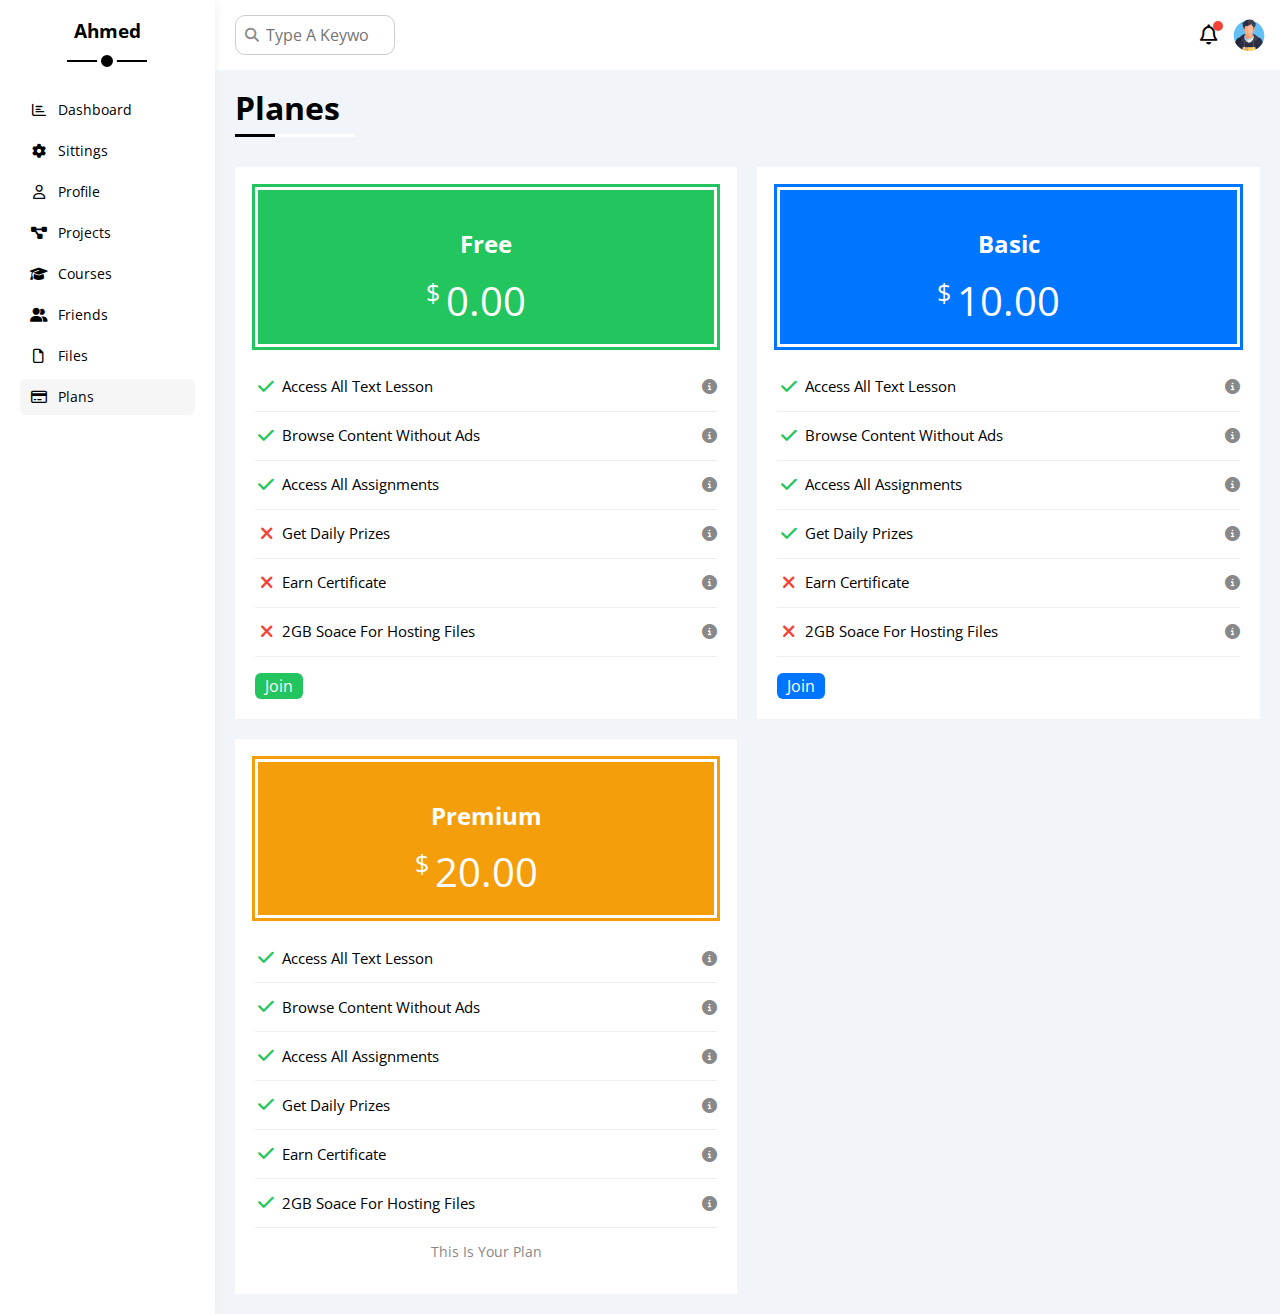
<file: html/plans.html>
<!DOCTYPE html>
<html lang="en">

<head>
    <meta charset="UTF-8">
    <meta name="viewport" content="width=device-width, initial-scale=1.0">
    <link rel="stylesheet" href="https://cdnjs.cloudflare.com/ajax/libs/font-awesome/6.0.0-beta3/css/all.min.css">
    <link rel="stylesheet" href="../css/all.min.css">
    <link rel="stylesheet" href="../css/framework.css">
    <link rel="stylesheet" href="../css/normalise.css">
    <link rel="stylesheet" href="../css/project.css">
    <link rel="preconnect" href="https://fonts.googleapis.com">
    <link rel="preconnect" href="https://fonts.gstatic.com" crossorigin>
    <!-- font awesome -->
    <link rel="stylesheet" href="https://cdnjs.cloudflare.com/ajax/libs/font-awesome/6.5.1/css/all.min.css">
    <link rel="stylesheet" href="https://fonts.googleapis.com/css2?family=open+sans:wght@300;500&display=swap">
    <title>Planes</title>
</head>

<body>
    <div class="page d-flex">
        <div class="sidebar bg-white p-20 p-relative">
            <h3 class="p-relative text-c mt-0">Ahmed</h3>
            <ul>

                <li>
                    <a class="d-flex align-center fs-14 c-black rad-6 p-10" href="../html/index.html">
                        <i class="fa-regular fa-chart-bar fa-fw"></i>
                        <span class="fs-14 hide-mobile">Dashboard</span>
                    </a>
                </li>

                <li>
                    <a class="d-flex align-center fs-14 c-black rad-6 p-10" href="../html/sittings.html">
                        <i class="fa-solid fa-gear fa-fw"></i>
                        <span class="fs-14 hide-mobile">Sittings</span>
                    </a>
                </li>

                <li>
                    <a class="d-flex align-center fs-14 c-black rad-6 p-10" href="../html/profile.html">
                        <i class="fa-regular fa-user fa-fw"></i>
                        <span class="fs-14 hide-mobile">Profile</span>
                    </a>
                </li>

                <li>
                    <a class="d-flex align-center fs-14 c-black rad-6 p-10" href="../html/projects.html">
                        <i class="fa-solid fa-diagram-project fa-fw"></i>
                        <span class="fs-14 hide-mobile">Projects</span>
                    </a>
                </li>

                <li>
                    <a class="d-flex align-center fs-14 c-black rad-6 p-10" href="../html/courses.html">
                        <i class="fa-solid fa-graduation-cap fa-fw"></i>
                        <span class="fs-14 hide-mobile">Courses</span>
                    </a>
                </li>
                <li>
                    <a class="d-flex align-center fs-14 c-black rad-6 p-10" href="../html/friends.html">
                        <i class="fa-solid fa-user-group fa-fw"></i>
                        <span class="fs-14 hide-mobile">Friends</span>
                    </a>
                </li>
                <li>
                    <a class="d-flex align-center fs-14 c-black rad-6 p-10" href="../html/files.html">
                        <i class="fa-regular fa-file fa-fw"></i>
                        <span class="fs-14 hide-mobile">Files</span>
                    </a>
                </li>
                <li>
                    <a class="active d-flex align-center fs-14 c-black rad-6 p-10" href="../html/plans.html">
                        <i class="fa-regular fa-credit-card fa-fw"></i>
                        <span class="fs-14 hide-mobile">Plans</span>
                    </a>
                </li>
            </ul>
        </div>
        <!-- start content -->
        <div class="content w-full">
            <!-- start head -->
            <div class="head bg-white p-15 between-flex">
                <div class="search p-relative">
                    <input class="p-10" type="search" placeholder="Type A Keyword">
                </div>
                <div class="icons d-flex align-center">
                    <span class="notification p-relative">
                        <i class="fa-regular fa-bell fa-lg"></i>
                    </span>
                    <img src="../image/avatar.png" alt="">
                </div>
            </div>
            <!-- end head -->

            <h1 class="p-relative">Planes</h1>
            <div class="plans-page d-grid m-20 gap-20">
                <div class="plan green bg-white p-20">
                    <div class="top bg-green p-20 text-c">
                        <h2 class="c-white m-0">Free</h2>
                        <div class="price c-white"><span>$</span>0.00</div>
                    </div>
                    <ul>
                        <li>
                            <i class="fa-solid fa-check fa-fw yes"></i>
                            <span>Access All Text Lesson</span>
                            <i class="fa-solid fa-circle-info help"><span>help...</span></i>
                        </li>

                        <li>
                            <i class="fa-solid fa-check fa-fw yes"></i>
                            <span>Browse Content Without Ads</span>
                            <i class="fa-solid fa-circle-info help"><span>help...</span></i>
                        </li>

                        <li>
                            <i class="fa-solid fa-check fa-fw yes"></i>
                            <span>Access All Assignments</span>
                            <i class="fa-solid fa-circle-info help"><span>help...</span></i>
                        </li>

                        <li>
                            <i class="fa-solid fa-xmark fa-fw"></i>
                            <span>Get Daily Prizes</span>
                            <i class="fa-solid fa-circle-info help"><span>help...</span></i>
                        </li>

                        <li>
                            <i class="fa-solid fa-xmark fa-fw"></i>
                            <span>Earn Certificate</span>
                            <i class="fa-solid fa-circle-info help"><span>help...</span></i>
                        </li>

                        <li>
                            <i class="fa-solid fa-xmark fa-fw"></i>
                            <span>2GB Soace For Hosting Files</span>
                            <i class="fa-solid fa-circle-info help"><span>help...</span></i>
                        </li>
                    </ul>
                    <a class="btn-shape bg-green c-white d-block w-fit" href="#">Join</a>
                </div>

                <div class="plan blue bg-white p-20">
                    <div class="top bg-blue p-20 text-c">
                        <h2 class="c-white m-0">Basic</h2>
                        <div class="price c-white"><span>$</span>10.00</div>
                    </div>
                    <ul>
                        <li>
                            <i class="fa-solid fa-check fa-fw yes"></i>
                            <span>Access All Text Lesson</span>
                            <i class="fa-solid fa-circle-info help"><span>help...</span></i>
                        </li>

                        <li>
                            <i class="fa-solid fa-check fa-fw yes"></i>
                            <span>Browse Content Without Ads</span>
                            <i class="fa-solid fa-circle-info help"><span>help...</span></i>
                        </li>

                        <li>
                            <i class="fa-solid fa-check fa-fw yes"></i>
                            <span>Access All Assignments</span>
                            <i class="fa-solid fa-circle-info help"><span>help...</span></i>
                        </li>

                        <li>
                            <i class="fa-solid fa-check fa-fw yes"></i>
                            <span>Get Daily Prizes</span>
                            <i class="fa-solid fa-circle-info help"><span>help...</span></i>
                        </li>

                        <li>
                            <i class="fa-solid fa-xmark fa-fw"></i>
                            <span>Earn Certificate</span>
                            <i class="fa-solid fa-circle-info help"><span>help...</span></i>
                        </li>

                        <li>
                            <i class="fa-solid fa-xmark fa-fw"></i>
                            <span>2GB Soace For Hosting Files</span>
                            <i class="fa-solid fa-circle-info help"><span>help...</span></i>
                        </li>
                    </ul>
                    <a class="btn-shape bg-blue c-white d-block w-fit" href="#">Join</a>
                </div>

                <div class="plan orange bg-white p-20">
                    <div class="top bg-orange p-20 text-c">
                        <h2 class="c-white m-0">Premium</h2>
                        <div class="price c-white"><span>$</span>20.00</div>
                    </div>
                    <ul>
                        <li>
                            <i class="fa-solid fa-check fa-fw yes"></i>
                            <span>Access All Text Lesson</span>
                            <i class="fa-solid fa-circle-info help"><span>help...</span></i>
                        </li>

                        <li>
                            <i class="fa-solid fa-check fa-fw yes"></i>
                            <span>Browse Content Without Ads</span>
                            <i class="fa-solid fa-circle-info help"><span>help...</span></i>
                        </li>

                        <li>
                            <i class="fa-solid fa-check fa-fw yes"></i>
                            <span>Access All Assignments</span>
                            <i class="fa-solid fa-circle-info help"><span>help...</span></i>
                        </li>

                        <li>
                            <i class="fa-solid fa-check fa-fw yes"></i>
                            <span>Get Daily Prizes</span>
                            <i class="fa-solid fa-circle-info help"><span>help...</span></i>
                        </li>

                        <li>
                            <i class="fa-solid fa-check fa-fw yes"></i>
                            <span>Earn Certificate</span>
                            <i class="fa-solid fa-circle-info help"><span>help...</span></i>
                        </li>

                        <li>
                            <i class="fa-solid fa-check fa-fw yes"></i>
                            <span>2GB Soace For Hosting Files</span>
                            <i class="fa-solid fa-circle-info help"><span>help...</span></i>
                        </li>
                    </ul>
                    <p class="c-gray fs-14 text-c mt-10">This Is Your Plan</p>
                </div>


            </div>
        </div>
    </div>

</body>

</html>
</file>
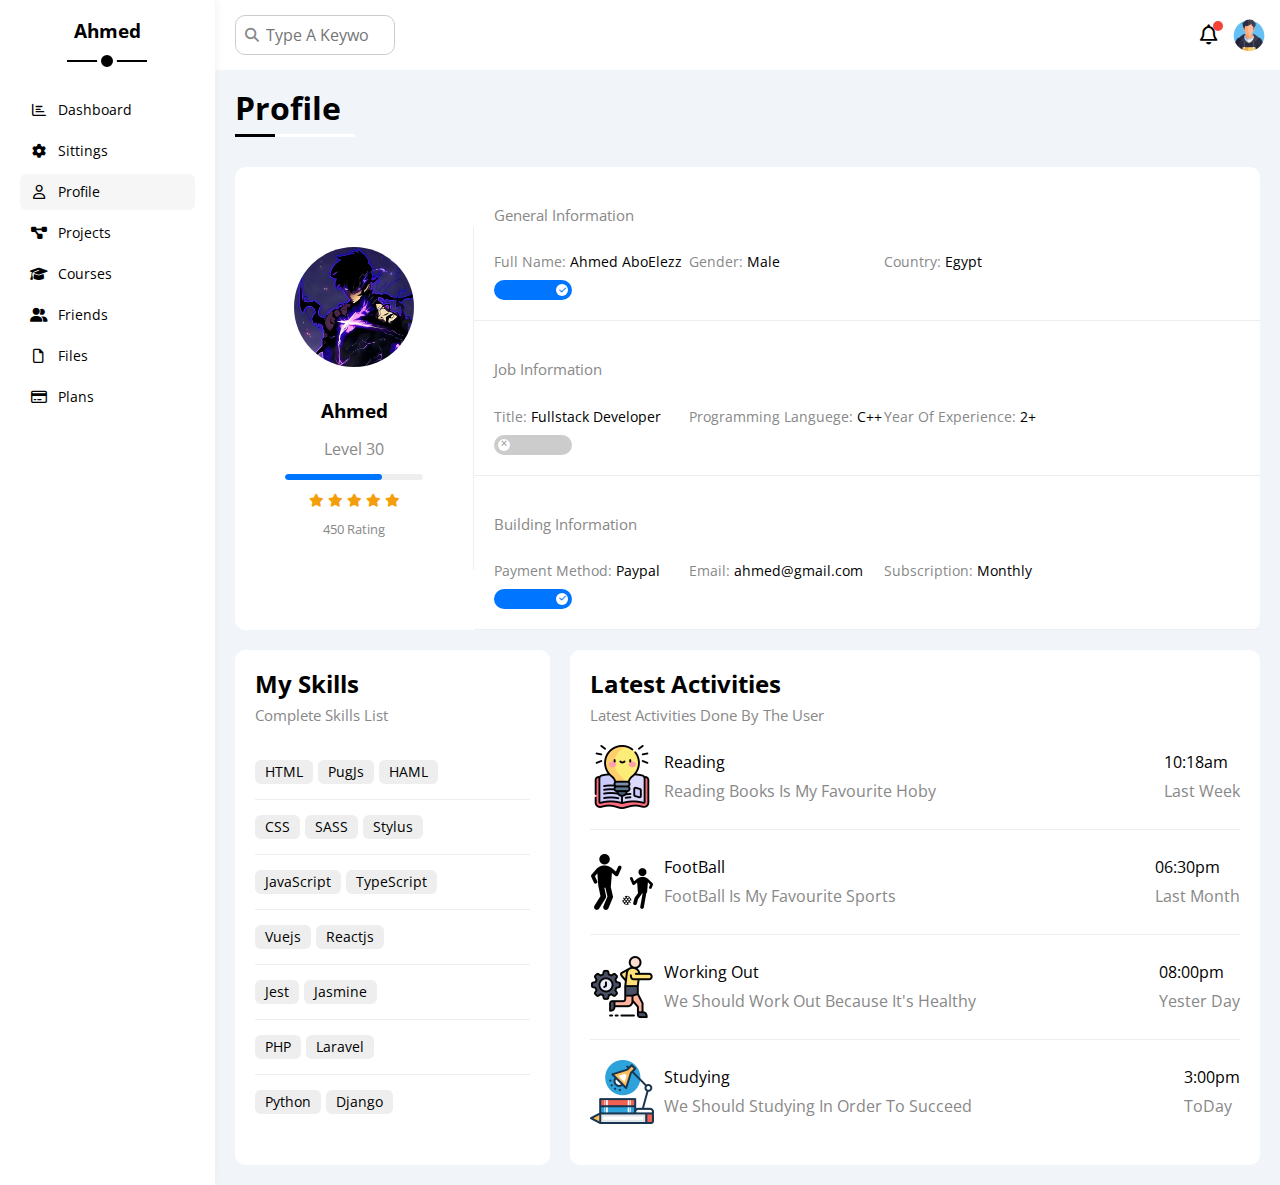
<file: html/profile.html>
<!DOCTYPE html>
<html lang="en">

<head>
    <meta charset="UTF-8">
    <meta name="viewport" content="width=device-width, initial-scale=1.0">
    <link rel="stylesheet" href="https://cdnjs.cloudflare.com/ajax/libs/font-awesome/6.0.0-beta3/css/all.min.css">
    <link rel="stylesheet" href="../css/all.min.css">
    <link rel="stylesheet" href="../css/framework.css">
    <link rel="stylesheet" href="../css/normalise.css">
    <link rel="stylesheet" href="../css/project.css">
    <link rel="preconnect" href="https://fonts.googleapis.com">
    <link rel="preconnect" href="https://fonts.gstatic.com" crossorigin>
    <!-- font awesome -->
    <link rel="stylesheet" href="https://cdnjs.cloudflare.com/ajax/libs/font-awesome/6.5.1/css/all.min.css">
    <link rel="stylesheet" href="https://fonts.googleapis.com/css2?family=open+sans:wght@300;500&display=swap">
    <title>Profile</title>
</head>

<!-- "label checked"  <label>
                    <input type="checkbox" checked class="toggle-checkbox">
                    <div class="toggle-switch"></div>
                </label> -->

<body>
    <div class="page d-flex">
        <div class="sidebar bg-white p-20 p-relative">
            <h3 class="p-relative text-c mt-0">Ahmed</h3>
            <ul>

                <li>
                    <a class="d-flex align-center fs-14 c-black rad-6 p-10" href="../html/index.html">
                        <i class="fa-regular fa-chart-bar fa-fw"></i>
                        <span class="fs-14 hide-mobile">Dashboard</span>
                    </a>
                </li>

                <li>
                    <a class="d-flex align-center fs-14 c-black rad-6 p-10" href="../html/sittings.html">
                        <i class="fa-solid fa-gear fa-fw"></i>
                        <span class="fs-14 hide-mobile">Sittings</span>
                    </a>
                </li>

                <li>
                    <a class="active d-flex align-center fs-14 c-black rad-6 p-10" href="../html/profile.html">
                        <i class="fa-regular fa-user fa-fw"></i>
                        <span class="fs-14 hide-mobile">Profile</span>
                    </a>
                </li>

                <li>
                    <a class="d-flex align-center fs-14 c-black rad-6 p-10" href="../html/projects.html">
                        <i class="fa-solid fa-diagram-project fa-fw"></i>
                        <span class="fs-14 hide-mobile">Projects</span>
                    </a>
                </li>

                <li>
                    <a class="d-flex align-center fs-14 c-black rad-6 p-10" href="../html/courses.html">
                        <i class="fa-solid fa-graduation-cap fa-fw"></i>
                        <span class="fs-14 hide-mobile">Courses</span>
                    </a>
                </li>
                <li>
                    <a class=" d-flex align-center fs-14 c-black rad-6 p-10" href="../html/friends.html">
                        <i class="fa-solid fa-user-group fa-fw"></i>
                        <span class="fs-14 hide-mobile">Friends</span>
                    </a>
                </li>
                <li>
                    <a class="d-flex align-center fs-14 c-black rad-6 p-10" href="../html/files.html">
                        <i class="fa-regular fa-file fa-fw"></i>
                        <span class="fs-14 hide-mobile">Files</span>
                    </a>
                </li>
                <li>
                    <a class="d-flex align-center fs-14 c-black rad-6 p-10" href="../html/plans.html">
                        <i class="fa-regular fa-credit-card fa-fw"></i>
                        <span class="fs-14 hide-mobile">Plans</span>
                    </a>
                </li>
            </ul>
        </div>
        <!-- start content -->
        <div class="content w-full">
            <!-- start head -->
            <div class="head bg-white p-15 between-flex">
                <div class="search p-relative">
                    <input class="p-10" type="search" placeholder="Type A Keyword">
                </div>
                <div class="icons d-flex align-center">
                    <span class="notification p-relative">
                        <i class="fa-regular fa-bell fa-lg"></i>
                    </span>
                    <img src="../image/avatar.png" alt="">
                </div>
            </div>
            <!-- end head -->
             <h1 class="p-relative">Profile</h1>
             <div class="profile-page m-20">
                <!-- start overview -->
                <div class="overview bg-white rad-10 d-flex align-center">
                    <div class="avatar-box text-c p-20">
                        <img class="rad-half mb-10" src="../image/avatar-profile.jpg" alt="">
                        <h3 class="m-0">Ahmed</h3>
                        <p class="mt-10 c-gray">Level 30</p>
                        <div class="level bg-eee p-relative rad-6">
                            <span style="width: 70%;"></span>
                        </div>
                        <div class="rating mt-10 mb-10">
                            <i class="fa-solid fa-star c-orange fs-13"></i>
                            <i class="fa-solid fa-star c-orange fs-13"></i>
                            <i class="fa-solid fa-star c-orange fs-13"></i>
                            <i class="fa-solid fa-star c-orange fs-13"></i>
                            <i class="fa-solid fa-star c-orange fs-13"></i>
                        </div>
                        <p class="c-gray fs-13 m-0">450 Rating</p>
                    </div>

                    <div class="info-box w-full text-c-mobile">
                        <!-- start information row -->
                        <div class="box p-20 d-flex align-center">
                            <h4 class="c-gray fs-15 m-0 w-full">General Information</h4>
                            <div class="fs-14">
                                <span class="c-gray">Full Name: </span>
                                <span>Ahmed AboElezz</span>
                            </div>

                            <div class="fs-14">
                                <span class="c-gray">Gender: </span>
                                <span>Male</span>
                            </div>

                            <div class="fs-14">
                                <span class="c-gray">Country: </span>
                                <span>Egypt</span>
                            </div>
                            
                            <div class="fs-14">
                                <label>
                                    <input type="checkbox" checked class="toggle-checkbox">
                                    <div class="toggle-switch"></div>
                                </label>
                            </div>

                        </div>

                        <div class="box p-20 d-flex align-center">
                            <h4 class="c-gray fs-15 m-0 w-full">Job Information</h4>
                            <div class="fs-14">
                                <span class="c-gray">Title: </span>
                                <span>Fullstack Developer</span>
                            </div>

                            <div class="fs-14">
                                <span class="c-gray">Programming Languege: </span>
                                <span>C++</span>
                            </div>

                            <div class="fs-14">
                                <span class="c-gray">Year Of Experience: </span>
                                <span>2+</span>
                            </div>
                            
                            <div class="fs-14">
                                <label>
                                    <input type="checkbox" class="toggle-checkbox">
                                    <div class="toggle-switch"></div>
                                </label>
                            </div>

                        </div>

                        <div class="box p-20 d-flex align-center">
                            <h4 class="c-gray fs-15 m-0 w-full">Building Information</h4>
                            <div class="fs-14">
                                <span class="c-gray">Payment Method: </span>
                                <span>Paypal</span>
                            </div>

                            <div class="fs-14">
                                <span class="c-gray">Email: </span>
                                <span>ahmed@gmail.com</span>
                            </div>

                            <div class="fs-14">
                                <span class="c-gray">Subscription: </span>
                                <span>Monthly</span>
                            </div>
                            
                            <div class="fs-14">
                                <label>
                                    <input type="checkbox" checked class="toggle-checkbox">
                                    <div class="toggle-switch"></div>
                                </label>
                            </div>

                        </div>
                        <!-- end information row -->
                    </div>
                </div>
                <!-- end overview -->

                <!-- start other data -->

                <div class="other-data d-flex gap-20">
                    <div class="skills-card p-20 bg-white rad-10 mt-20">
                        <h2 class="mt-0 mb-10">My Skills</h2>
                        <p class="mt-0 mb-20 fs-15 c-gray">Complete Skills List</p>
                        <ul class="m-0 text-c-mobile">
                            <li><span>HTML</span><span>PugJs</span><span>HAML</span></li>
                            <li><span>CSS</span><span>SASS</span><span>Stylus</span></li>
                            <li><span>JavaScript</span><span>TypeScript</span></li>
                            <li><span>Vuejs</span><span>Reactjs</span></li>
                            <li><span>Jest</span><span>Jasmine</span></li>
                            <li><span>PHP</span><span>Laravel</span></li>
                            <li><span>Python</span><span>Django</span></li>
                        </ul>
                    </div>

                    <div class="activities p-20 bg-white rad-10 mt-20">
                        <h2 class="mt-0 mb-10">Latest Activities</h2>
                        <p class="mt-0 mb-20 fs-15 c-gray">Latest Activities Done By The User</p>
                        <div class="activity d-flex align-center text-c-mobile">
                            <img src="../image/activity1.png" alt="">
                            <div class="info">
                                <span class="d-block mb-10">Reading</span>
                                <span class="c-gray">Reading Books Is My Favourite Hoby</span>
                            </div>
                            <div class="date">
                                <span class="d-block mb-10">10:18am</span>
                                <span class="c-gray">Last Week</span>
                            </div>
                        </div>

                        <div class="activity d-flex align-center text-c-mobile">
                            <img src="../image/activity2.png" alt="">
                            <div class="info">
                                <span class="d-block mb-10">FootBall</span>
                                <span class="c-gray">FootBall Is My Favourite Sports</span>
                            </div>
                            <div class="date">
                                <span class="d-block mb-10">06:30pm</span>
                                <span class="c-gray">Last Month</span>
                            </div>
                        </div>

                        <div class="activity d-flex align-center text-c-mobile">
                            <img src="../image/activity3.png" alt="">
                            <div class="info">
                                <span class="d-block mb-10">Working Out</span>
                                <span class="c-gray">We Should Work Out Because It's Healthy</span>
                            </div>
                            <div class="date">
                                <span class="d-block mb-10">08:00pm</span>
                                <span class="c-gray">Yester Day</span>
                            </div>
                        </div>

                        <div class="activity d-flex align-center text-c-mobile">
                            <img src="../image/activity4.png" alt="">
                            <div class="info">
                                <span class="d-block mb-10">Studying</span>
                                <span class="c-gray">We Should Studying In Order To Succeed</span>
                            </div>
                            <div class="date">
                                <span class="d-block mb-10">3:00pm</span>
                                <span class="c-gray">ToDay</span>
                            </div>
                        </div>

                    </div>

                </div>

                <!-- end other data -->
             </div>
        </div>
    </div>




</body>

</html>
</file>
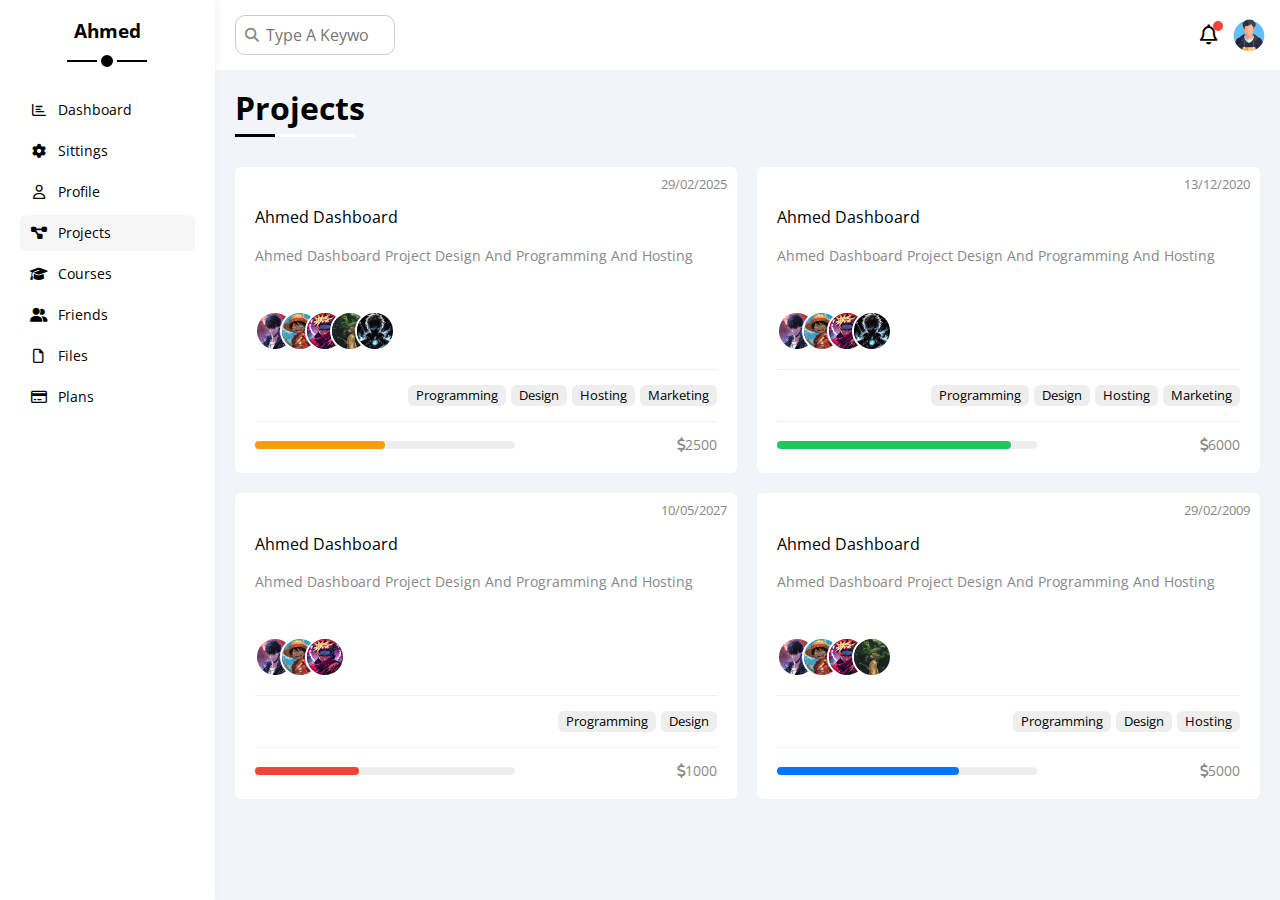
<file: html/projects.html>
<!DOCTYPE html>
<html lang="en">

<head>
    <meta charset="UTF-8">
    <meta name="viewport" content="width=device-width, initial-scale=1.0">
    <link rel="stylesheet" href="https://cdnjs.cloudflare.com/ajax/libs/font-awesome/6.0.0-beta3/css/all.min.css">
    <link rel="stylesheet" href="../css/all.min.css">
    <link rel="stylesheet" href="../css/framework.css">
    <link rel="stylesheet" href="../css/normalise.css">
    <link rel="stylesheet" href="../css/project.css">
    <link rel="preconnect" href="https://fonts.googleapis.com">
    <link rel="preconnect" href="https://fonts.gstatic.com" crossorigin>
    <!-- font awesome -->
    <link rel="stylesheet" href="https://cdnjs.cloudflare.com/ajax/libs/font-awesome/6.5.1/css/all.min.css">
    <link rel="stylesheet" href="https://fonts.googleapis.com/css2?family=open+sans:wght@300;500&display=swap">
    <title>Projects</title>
</head>

<body>
    <div class="page d-flex">
        <div class="sidebar bg-white p-20 p-relative">
            <h3 class="p-relative text-c mt-0">Ahmed</h3>
            <ul>

                <li>
                    <a class="d-flex align-center fs-14 c-black rad-6 p-10" href="../html/index.html">
                        <i class="fa-regular fa-chart-bar fa-fw"></i>
                        <span class="fs-14 hide-mobile">Dashboard</span>
                    </a>
                </li>

                <li>
                    <a class="d-flex align-center fs-14 c-black rad-6 p-10" href="../html/sittings.html">
                        <i class="fa-solid fa-gear fa-fw"></i>
                        <span class="fs-14 hide-mobile">Sittings</span>
                    </a>
                </li>

                <li>
                    <a class="d-flex align-center fs-14 c-black rad-6 p-10" href="../html/profile.html">
                        <i class="fa-regular fa-user fa-fw"></i>
                        <span class="fs-14 hide-mobile">Profile</span>
                    </a>
                </li>

                <li>
                    <a class="active d-flex align-center fs-14 c-black rad-6 p-10" href="../html/projects.html">
                        <i class="fa-solid fa-diagram-project fa-fw"></i>
                        <span class="fs-14 hide-mobile">Projects</span>
                    </a>
                </li>

                <li>
                    <a class="d-flex align-center fs-14 c-black rad-6 p-10" href="../html/courses.html">
                        <i class="fa-solid fa-graduation-cap fa-fw"></i>
                        <span class="fs-14 hide-mobile">Courses</span>
                    </a>
                </li>
                <li>
                    <a class=" d-flex align-center fs-14 c-black rad-6 p-10" href="../html/friends.html">
                        <i class="fa-solid fa-user-group fa-fw"></i>
                        <span class="fs-14 hide-mobile">Friends</span>
                    </a>
                </li>
                <li>
                    <a class="d-flex align-center fs-14 c-black rad-6 p-10" href="../html/files.html">
                        <i class="fa-regular fa-file fa-fw"></i>
                        <span class="fs-14 hide-mobile">Files</span>
                    </a>
                </li>
                <li>
                    <a class="d-flex align-center fs-14 c-black rad-6 p-10" href="../html/plans.html">
                        <i class="fa-regular fa-credit-card fa-fw"></i>
                        <span class="fs-14 hide-mobile">Plans</span>
                    </a>
                </li>
            </ul>
        </div>
        <!-- start content -->
        <div class="content w-full">
            <!-- start head -->
            <div class="head bg-white p-15 between-flex">
                <div class="search p-relative">
                    <input class="p-10" type="search" placeholder="Type A Keyword">
                </div>
                <div class="icons d-flex align-center">
                    <span class="notification p-relative">
                        <i class="fa-regular fa-bell fa-lg"></i>
                    </span>
                    <img src="../image/avatar.png" alt="">
                </div>
            </div>
            <!-- end head -->

            <h1 class="p-relative">Projects</h1>
            <div class="projects-page d-grid m-20 gap-20">
                <div class="project bg-white rad-6 p-relative p-20">
                    <span class="date fs-13 c-gray">29/02/2025</span>
                    <h4 class="m-0">Ahmed Dashboard</h4>
                    <p class="c-gray mt-10 mb-10 fs-14">Ahmed Dashboard Project Design And Programming And Hosting</p>
                    <div class="team">
                        <a href=""><img src="../image/team-project1.jpg" alt=""></a>
                        <a href=""><img src="../image/team-project2.jpg" alt=""></a>
                        <a href=""><img src="../image/team-project3.jpg" alt=""></a>
                        <a href=""><img src="../image/team-project4.jpg" alt=""></a>
                        <a href=""><img src="../image/team-project5.jpg" alt=""></a>
                    </div>
                    <div class="do d-flex">
                        <span class="fs-13 rad-6 bg-eee">Programming</span>
                        <span class="fs-13 rad-6 bg-eee">Design</span>
                        <span class="fs-13 rad-6 bg-eee">Hosting</span>
                        <span class="fs-13 rad-6 bg-eee">Marketing</span>
                    </div>
                    <div class="info between-flex">
                        <div class="prog bg-eee">
                             <span class="bg-orange" style="width: 50%;"></span>
                        </div>
                        <div class="fs-14 c-gray"><i class="fa-solid fa-dollar-sign"></i>2500</div>
                    </div>
                </div>

                <div class="project bg-white rad-6 p-relative p-20">
                    <span class="date fs-13 c-gray">13/12/2020</span>
                    <h4 class="m-0">Ahmed Dashboard</h4>
                    <p class="c-gray mt-10 mb-10 fs-14">Ahmed Dashboard Project Design And Programming And Hosting</p>
                    <div class="team">
                        <a href=""><img src="../image/team-project1.jpg" alt=""></a>
                        <a href=""><img src="../image/team-project2.jpg" alt=""></a>
                        <a href=""><img src="../image/team-project3.jpg" alt=""></a>
                        <a href=""><img src="../image/team-project5.jpg" alt=""></a>
                    </div>
                    <div class="do d-flex">
                        <span class="fs-13 rad-6 bg-eee">Programming</span>
                        <span class="fs-13 rad-6 bg-eee">Design</span>
                        <span class="fs-13 rad-6 bg-eee">Hosting</span>
                        <span class="fs-13 rad-6 bg-eee">Marketing</span>
                    </div>
                    <div class="info between-flex">
                        <div class="prog bg-eee">
                             <span class="bg-green" style="width: 90%;"></span>
                        </div>
                        <div class="fs-14 c-gray"><i class="fa-solid fa-dollar-sign"></i>6000</div>
                    </div>
                </div>

                <div class="project bg-white rad-6 p-relative p-20">
                    <span class="date fs-13 c-gray">10/05/2027</span>
                    <h4 class="m-0">Ahmed Dashboard</h4>
                    <p class="c-gray mt-10 mb-10 fs-14">Ahmed Dashboard Project Design And Programming And Hosting</p>
                    <div class="team">
                        <a href=""><img src="../image/team-project1.jpg" alt=""></a>
                        <a href=""><img src="../image/team-project2.jpg" alt=""></a>
                        <a href=""><img src="../image/team-project3.jpg" alt=""></a>
                    </div>
                    <div class="do d-flex">
                        <span class="fs-13 rad-6 bg-eee">Programming</span>
                        <span class="fs-13 rad-6 bg-eee">Design</span>
                    </div>
                    <div class="info between-flex">
                        <div class="prog bg-eee">
                             <span class="bg-red" style="width: 40%;"></span>
                        </div>
                        <div class="fs-14 c-gray"><i class="fa-solid fa-dollar-sign"></i>1000</div>
                    </div>
                </div>

                <div class="project bg-white rad-6 p-relative p-20">
                    <span class="date fs-13 c-gray">29/02/2009</span>
                    <h4 class="m-0">Ahmed Dashboard</h4>
                    <p class="c-gray mt-10 mb-10 fs-14">Ahmed Dashboard Project Design And Programming And Hosting</p>
                    <div class="team">
                        <a href=""><img src="../image/team-project1.jpg" alt=""></a>
                        <a href=""><img src="../image/team-project2.jpg" alt=""></a>
                        <a href=""><img src="../image/team-project3.jpg" alt=""></a>
                        <a href=""><img src="../image/team-project4.jpg" alt=""></a>
                    </div>
                    <div class="do d-flex">
                        <span class="fs-13 rad-6 bg-eee">Programming</span>
                        <span class="fs-13 rad-6 bg-eee">Design</span>
                        <span class="fs-13 rad-6 bg-eee">Hosting</span>
                    </div>
                    <div class="info between-flex">
                        <div class="prog bg-eee">
                             <span class="bg-blue" style="width: 70%;"></span>
                        </div>
                        <div class="fs-14 c-gray"><i class="fa-solid fa-dollar-sign"></i>5000</div>
                    </div>
                </div>

            </div>
        </div>
    </div>

</body>

</html>
</file>
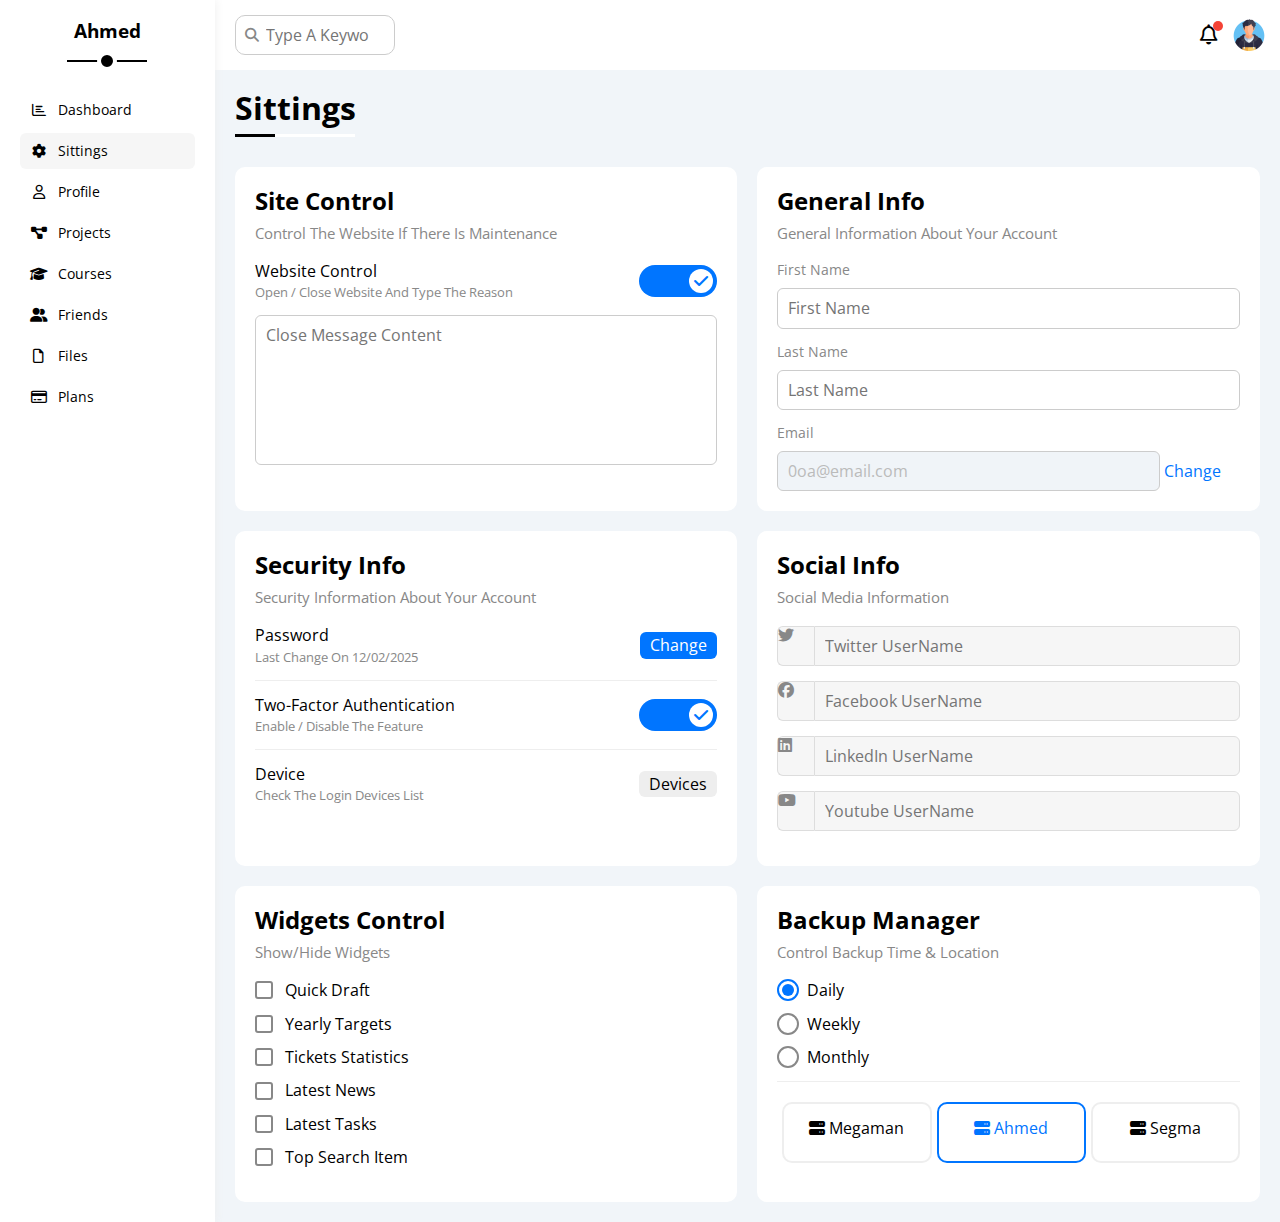
<file: html/sittings.html>
<!DOCTYPE html>
<html lang="en">

<head>
    <meta charset="UTF-8">
    <meta name="viewport" content="width=device-width, initial-scale=1.0">
    <link rel="stylesheet" href="https://cdnjs.cloudflare.com/ajax/libs/font-awesome/6.0.0-beta3/css/all.min.css">
    <link rel="stylesheet" href="../css/all.min.css">
    <link rel="stylesheet" href="../css/framework.css">
    <link rel="stylesheet" href="../css/normalise.css">
    <link rel="stylesheet" href="../css/project.css">
    <link rel="preconnect" href="https://fonts.googleapis.com">
    <link rel="preconnect" href="https://fonts.gstatic.com" crossorigin>
    <!-- font awesome -->
    <link rel="stylesheet" href="https://cdnjs.cloudflare.com/ajax/libs/font-awesome/6.5.1/css/all.min.css">
    <link rel="stylesheet" href="https://fonts.googleapis.com/css2?family=open+sans:wght@300;500&display=swap">
    <title>Sittings</title>
</head>

<!-- "label checked"  <label>
                    <input type="checkbox" checked class="toggle-checkbox">
                    <div class="toggle-switch"></div>
                </label> -->

<body>
    <div class="page d-flex">
        <div class="sidebar bg-white p-20 p-relative">
            <h3 class="p-relative text-c mt-0">Ahmed</h3>
            <ul>

                <li>
                    <a class="d-flex align-center fs-14 c-black rad-6 p-10" href="../html/index.html">
                        <i class="fa-regular fa-chart-bar fa-fw"></i>
                        <span class="fs-14 hide-mobile">Dashboard</span>
                    </a>
                </li>

                <li>
                    <a class="active d-flex align-center fs-14 c-black rad-6 p-10" href="../html/sittings.html">
                        <i class="fa-solid fa-gear fa-fw"></i>
                        <span class="fs-14 hide-mobile">Sittings</span>
                    </a>
                </li>

                <li>
                    <a class="d-flex align-center fs-14 c-black rad-6 p-10" href="../html/profile.html">
                        <i class="fa-regular fa-user fa-fw"></i>
                        <span class="fs-14 hide-mobile">Profile</span>
                    </a>
                </li>

                <li>
                    <a class="d-flex align-center fs-14 c-black rad-6 p-10" href="../html/projects.html">
                        <i class="fa-solid fa-diagram-project fa-fw"></i>
                        <span class="fs-14 hide-mobile">Projects</span>
                    </a>
                </li>

                <li>
                    <a class="d-flex align-center fs-14 c-black rad-6 p-10" href="../html/courses.html">
                        <i class="fa-solid fa-graduation-cap fa-fw"></i>
                        <span class="fs-14 hide-mobile">Courses</span>
                    </a>
                </li>
                <li>
                    <a class=" d-flex align-center fs-14 c-black rad-6 p-10" href="../html/friends.html">
                        <i class="fa-solid fa-user-group fa-fw"></i>
                        <span class="fs-14 hide-mobile">Friends</span>
                    </a>
                </li>
                <li>
                    <a class="d-flex align-center fs-14 c-black rad-6 p-10" href="../html/files.html">
                        <i class="fa-regular fa-file fa-fw"></i>
                        <span class="fs-14 hide-mobile">Files</span>
                    </a>
                </li>
                <li>
                    <a class="d-flex align-center fs-14 c-black rad-6 p-10" href="../html/plans.html">
                        <i class="fa-regular fa-credit-card fa-fw"></i>
                        <span class="fs-14 hide-mobile">Plans</span>
                    </a>
                </li>
            </ul>
        </div>
        <!-- start content -->
        <div class="content w-full">
            <!-- start head -->
            <div class="head bg-white p-15 between-flex">
                <div class="search p-relative">
                    <input class="p-10" type="search" placeholder="Type A Keyword">
                </div>
                <div class="icons d-flex align-center">
                    <span class="notification p-relative">
                        <i class="fa-regular fa-bell fa-lg"></i>
                    </span>
                    <img src="../image/avatar.png" alt="">
                </div>
            </div>
            <!-- end head -->

            <h1 class="p-relative">Sittings</h1>

            <div class="sittings-page m-20 d-grid gap-20">
                <!-- start sittings box -->
                <div class="p-20 bg-white rad-10">
                    <h2 class="mt-0 mb-10">Site Control</h2>
                    <p class="mt-0 mb-20 c-gray fs-15">Control The Website If There Is Maintenance</p>
                    <div class="mb-15 between-flex">
                        <div>
                            <span>Website Control</span>
                            <p class="c-gray fs-13 mt-5 mb-0">Open / Close Website And Type The Reason</p>
                        </div>
                        <div>
                            <label>
                                <input type="checkbox" checked class="toggle-checkbox">
                                <div class="toggle-switch"></div>
                            </label>
                        </div>
                    </div>
                    <textarea class="close-message p-10 rad-6 d-block w-full"
                        placeholder="Close Message Content"></textarea>
                </div>
                <!-- end sittings box -->

                <!-- start sittings box -->
                <div class="p-20 bg-white rad-10">
                    <h2 class="mt-0 mb-10">General Info</h2>
                    <p class="mt-0 mb-20 c-gray fs-15">General Information About Your Account</p>
                    <div class="mb-15">
                        <label class="fs-14 c-gray d-block mb-10" for="first-name">First Name</label>
                        <input class="b-none p-10 rad-6 d-block w-full border-ccc" type="text" id="first-name"
                            placeholder="First Name">
                    </div>

                    <div class="mb-15">
                        <label class="fs-14 c-gray d-block mb-10" for="last-name">Last Name</label>
                        <input class="b-none p-10 rad-6 d-block w-full border-ccc" type="text" id="last-name"
                            placeholder="Last Name">
                    </div>

                    <div>
                        <label class="fs-14 c-gray d-block mb-10" for="email">Email</label>
                        <input class="email b-none p-10 rad-6 d-block w-full border-ccc" type="email" id="email"
                            placeholder="Email" value="0oa@email.com" disabled>
                        <a class="c-blue" href="#">Change</a>
                    </div>


                </div>
                <!-- end sittings box -->

                <!-- start sittings box -->
                <div class="p-20 bg-white rad-10">
                    <h2 class="mt-0 mb-10">Security Info</h2>
                    <p class="mt-0 mb-20 c-gray fs-15">Security Information About Your Account</p>
                    <div class="sec-box mb-15 between-flex">
                        <div>
                            <span>Password</span>
                            <p class="c-gray mt-5 mb-0 fs-13">Last Change On 12/02/2025</p>
                        </div>
                        <a class="button bg-blue c-white btn-shape" href="#">Change</a>
                    </div>

                    <div class="sec-box mb-15 between-flex">
                        <div>
                            <span>Two-Factor Authentication</span>
                            <p class="c-gray mt-5 mb-0 fs-13">Enable / Disable The Feature</p>
                        </div>
                        <label>
                            <input type="checkbox" checked class="toggle-checkbox">
                            <div class="toggle-switch"></div>
                        </label>
                    </div>

                    <div class="sec-box between-flex">
                        <div>
                            <span>Device</span>
                            <p class="c-gray mt-5 mb-0 fs-13">Check The Login Devices List</p>
                        </div>
                        <a class="bg-eee c-black btn-shape" href="#">Devices</a>
                    </div>

                </div>
                <!-- end sittings box -->

                <!-- start sittings box -->
                <div class="social-boxes p-20 bg-white rad-10">
                    <h2 class="mt-0 mb-10">Social Info</h2>
                    <p class="mt-0 mb-20 c-gray fs-15">Social Media Information</p>
                    <div class="d-flex align-center mb-15">
                        <i class="fa-brands fa-twitter center-flex c-gray"></i>
                        <input class="w-full" type="text" placeholder="Twitter UserName">
                    </div>

                    <div class="d-flex align-center mb-15">
                        <i class="fa-brands fa-facebook center-flex c-gray"></i>
                        <input class="w-full" type="text" placeholder="Facebook UserName">
                    </div>

                    <div class="d-flex align-center mb-15">
                        <i class="fa-brands fa-linkedin center-flex c-gray"></i>
                        <input class="w-full" type="text" placeholder="LinkedIn UserName">
                    </div>

                    <div class="d-flex align-center mb-15">
                        <i class="fa-brands fa-youtube center-flex c-gray"></i>
                        <input class="w-full" type="text" placeholder="Youtube UserName">
                    </div>

                </div>
                <!-- end sittings box -->

                <!-- start sittings box -->
                <div class="widgets-control p-20 bg-white rad-10">
                    <h2 class="mt-0 mb-10">Widgets Control</h2>
                    <p class="mt-0 mb-20 c-gray fs-15">Show/Hide Widgets</p>
                    <div class="control d-flex align-center mb-15">
                        <input type="checkbox" id="one">
                        <label for="one">Quick Draft</label>
                    </div>

                    <div class="control d-flex align-center mb-15">
                        <input type="checkbox" id="two">
                        <label for="two">Yearly Targets</label>
                    </div>

                    <div class="control d-flex align-center mb-15">
                        <input type="checkbox" id="three">
                        <label for="three">Tickets Statistics</label>
                    </div>

                    <div class="control d-flex align-center mb-15">
                        <input type="checkbox" id="four">
                        <label for="four">Latest News</label>
                    </div>

                    <div class="control d-flex align-center mb-15">
                        <input type="checkbox" id="five">
                        <label for="five">Latest Tasks</label>
                    </div>

                    <div class="control d-flex align-center mb-15">
                        <input type="checkbox" id="six">
                        <label for="six">Top Search Item</label>
                    </div>
                </div>
                <!-- end sittings box -->

                                 <!-- start sittings box -->
                <div class="backup-control p-20 bg-white rad-10">
                    <h2 class="mt-0 mb-10">Backup Manager</h2>
                    <p class="mt-0 mb-20 c-gray fs-15">Control Backup Time & Location</p>
                    <div class="date d-flex align-center mb-15">
                        <input type="radio" id="daily" name="time" checked>
                        <label id="daily" for="daily">Daily</label>
                    </div>

                    <div class="date d-flex align-center mb-15">
                        <input type="radio" id="weekly" name="time">
                        <label for="weekly">Weekly</label>
                    </div>

                    <div class="date d-flex align-center mb-15">
                        <input type="radio" id="monthly" name="time">
                        <label for="monthly">Monthly</label>
                    </div>
                    <div class="servers d-flex align-center text-c">
                        <input type="radio" name="servers" id="server-one">
                        <div class="server mb-15 rad-10 w-full">
                            <label class="d-block m-15" for="server-one">
                                <i class="fa-solid fa-server d-block mb-10"></i>
                                Megaman
                            </label>
                        </div>

                        <input type="radio" name="servers" id="server-two" checked>
                        <div class="server mb-15 rad-10 w-full">
                            <label class="d-block m-15" for="server-two">
                                <i class="fa-solid fa-server d-block mb-10"></i>
                                Ahmed
                            </label>
                        </div>

                        <input type="radio" name="servers" id="server-three">
                        <div class="server mb-15 rad-10 w-full">
                            <label class="d-block m-15" for="server-three">
                                <i class="fa-solid fa-server d-block mb-10"></i>
                                Segma
                            </label>
                        </div>

                    </div>
                </div>
                <!-- end sittings box -->

            </div>



        </div>
    </div>




</body>

</html>
</file>
<file: css/framework.css>
/* start box */

.d-flex {
    display: flex;
}

.align-center {
    align-items: center;
}

.space-between {
    justify-content: space-between;
}

.w-full {
    width: 100%;
}

.d-grid {
    display: grid;
}

.d-block {
    display: block;
}

.gap-20 {
    gap: 20px;
}

.f-wrap {
    flex-wrap: wrap;
}

/* end box */

/* start padding + margin */
.p-10 {
    padding: 10px;
}

.p-20 {
    padding: 20px;
}

.p-15 {
    padding: 15px;
}

.pt-15 {
    padding-top: 15px;
}

.pt-20 {
    padding-top: 20px;
}

.pb-20 {
    padding-bottom: 20px;
}

.pl-15 {
    padding-left: 15px;
}


.pb-15 {
    padding-bottom: 15px;
}

.pb-10 {
    padding-bottom: 10px;
}

.m-20 {
    margin: 20px;
}

.m-15 {
    margin: 15px;
}

.mt-20 {
    margin-top: 20px;
}

.mt-25 {
    margin-top: 25px;
}

.mr-15 {
    margin-right: 15px;
}

.mb-0 {
    margin-bottom: 0;
}

.mb-20 {
    margin-bottom: 20px;
}

.mb-25 {
    margin-bottom: 25px;
}

.mb-10 {
    margin-bottom: 10px;
}

.mb-15 {
    margin-bottom: 15px;
}

.mt-0 {
    margin-top: 0;
}

.mt-10 {
    margin-top: 10px;
}

.mt-15 {
    margin-top: 15px;
}

.mt-5 {
    margin-top: 5px;
}

.mb-5 {
    margin-bottom: 5px;
}

.mr-10 {
    margin-right: 10px;
}

/* end padding + margin */

/* start color  */
.bg-white {
    background-color: white;
}

.bg-eee {
    background-color: #eee;
}

.bg-blue {
    background-color: var(--blue-color);
}

.bg-orange {
    background-color: var(--orange-color);
}

.bg-red {
    background-color: var(--red-color);
}

.bg-green {
    background-color: var(--green-color);
}

.c-blue {
    color: var(--blue-color);
}

.c-orange {
    color: var(--orange-color);
}

.c-green {
    color: var(--green-color);
}

.c-red {
    color: var(--red-color);
}

.c-white {
    color: white;
}

.c-black {
    color: black;
}

.c-gray {
    color: var(--gray-color);
}

/* end color */

/* start position */
.p-relative {
    position: relative;
}

.p-absolute {
    position: absolute;
}

/* end position */

/* start font */
.text-c {
    text-align: center;
}

.fs-14 {
    font-size: 14px;
}

.fs-15 {
    font-size: 15px;
}

.fs-13 {
    font-size: 13px;
}

.fs-25 {
    font-size: 25px;
}

.w-fit {
    width: fit-content;
}

.w-100 {
    width: 100px;
}

.h-full {
    height: 100%;
}

.h-100 {
    height: 100px;
}

.fw-bold {
    font-weight: bold;
}

/* end font */

/* start border */
.rad-6 {
    border-radius: 6px;
}

.rad-10 {
    border-radius: 10px;
}

.rad-half {
    border-radius: 50%;
}

.b-none {
    border: none;
}

.border-ccc {
    border: 1px solid #ccc;
}

.border-eee {
    border: 1px solid #eee;
}

/* end border */

@media(max-width: 767px) {
    .hide-mobile {
        display: none;
    }

    .text-c-mobile {
        text-align: center;
    }

    .block-mobile {
        display: block;
    }
}

/* start componant */
.center-flex {
    display: flex;
    align-items: center;
    justify-content: center;
}

.between-flex {
    display: flex;
    align-items: center;
    justify-content: space-between;
}

.btn-shape {
    padding: 4px 10px;
    border-radius: 6px;
}

/* end componant */
</file>
<file: css/project.css>
:root{
    --blue-color: #0075ff;
    --blue-alt-color: #0d69d5;
    --orange-color: #f59e0b;
    --green-color: #22c55e;
    --red-color: #f44336;
    --gray-color: #888;
    --font-family-awesome:"font awesome 6 free";
}

*{

    -webkit-box-sizing: border-box;
    -moz-box-sizing: border-box;
    box-sizing: border-box;

}

body{
    margin: 0;
    font-family: "open sans" , sans-serif;
}

*:focus{
    outline: none;
}
a{
    text-decoration: none;
}
.page{
    background-color: #f1f5f9;
    min-height: 100vh;
}

ul{
    list-style: none;
    padding: 0;
}

::-webkit-scrollbar{
    width: 15px;
}

::-webkit-scrollbar-track{
    background-color: white;
}

::-webkit-scrollbar-thumb{
    background-color: var(--blue-color)
}

::-webkit-scrollbar-thumb:hover{
    background-color: var(--blue-alt-color);
}

/* start sidebar */

.sidebar{
    width: 250px;
    box-shadow: 0 0 10px #eee;
}

.sidebar > h3{
    margin-bottom: 50px;
}

.sidebar > h3::before,
.sidebar > h3::after{
    content: '';
    background-color: black;
    transform: translateX(-50%);
    position: absolute;
    left: 50%;
}

.sidebar > h3::before{
    width: 80px;
    height: 2px;
    bottom: -20px;
}

.sidebar > h3::after{
    bottom: -29px;
    width: 12px;
    height: 12px;
    border-radius: 50%;
    border: 4px solid white;
}

@media(max-width: 767px){
    .sidebar{
        width: 58px;
        padding: 10px;
    }
    .sidebar > h3{
        font-size: 13px;
        margin-bottom: 15px;
    }

    .sidebar > h3::before,
    .sidebar > h3::after{
        display: none;
    }
}


.sidebar ul li a{
    transition: .3s;
    margin-bottom: 5px;
}

.sidebar ul li a:hover,
.sidebar ul li a.active{
    background-color: #f6f6f6;
}

.sidebar ul li a span{
    margin-left: 10px;
}


/* end sidebar */

/* start content */

.content{
    overflow: hidden;
}


.head .search::before{
    font-family: "font awesome 6 free";
    content: '\f002';
    font-weight: 900;
    position: absolute;
    left: 15px;
    top: 50%;
    transform: translateY(-50%);
    font-size: 14px;
    color: var(--gray-color);
}

.head .search input{
    border: 1px solid #ccc;
    border-radius: 10px;
    margin-left: 5px;
    padding-left: 30px;
    width: 160px;
    transition: width .3s;
}

.head .search input:focus{
    width: 200px;
}

.head .search input:focus::placeholder{
    opacity: transparent;
}

.head .icons .notification::before{
    content: '';
    position: absolute;
    width: 10px;
    height: 10px;
    background-color: var(--red-color);
    border-radius: 50%;
    right: -5px;
    top: -5px;
}

.head .icons img{
    width: 32px;
    height: 32px;
    margin-left: 15px;
}

.page h1{
    margin: 20px 20px 40px;
}

.page h1::before,
.page h1::after{
    content: "";
    height: 3px;
    position: absolute;
    bottom: -10px;
    left: 0;
}

.page h1::before{
    background-color: white;
    width: 120px;
}

.page h1::after{
    background-color: black;
    width: 40px;
}

.rawpper{
    grid-template-columns: repeat(auto-fill, minmax(450px, 1fr));
    margin-left: 20px;
    margin-right: 20px;
    margin-bottom: 20px;
}

@media (max-width: 767px) {
    .rawpper {
      grid-template-columns: minmax(200px, 1fr);
      margin-left: 10px;
      margin-right: 10px;
      gap: 10px;
    }
  }
/* end content */

/* start welcome */

.welcome{
    overflow: hidden;
}

.welcome .intro img{
    width: 200px;
    margin-bottom: -10px;
}

.welcome .body{
    border-top: 1px solid white;
    border-bottom: 1px solid white;
}

.welcome .avatar{
    width: 64px;
    height: 64px;
    border: 2px solid #eee;
    border-radius: 50%;
    padding: 2px;
    box-shadow: 0 0 5px #ddd;
    margin-left: 20px;
    margin-top: -32px;
}

.welcome .body > div{
    flex: 1;
}

.welcome .visit{
    margin: 0 15px 15px auto;
    transition: .3s;
}

.welcome .visit:hover{
    background-color: var(--blue-alt-color);
}

@media(max-width: 767px){
    .welcome .intro{
        padding-bottom: 30px;
    }

    .welcome .avatar{
        margin-left: 0;
    }

    .welcome .body > div:not(:last-child){
        margin-bottom: 20px;
    }
}

/* end welcome */

/* start quick draft */

.quick-draft textarea{
    resize: none;
    min-height: 180px;
}

.quick-draft .save{
    margin-left: auto;
    transition: .3s;
    cursor: pointer;
}

.quick-draft .save:hover{
    background-color: var(--blue-alt-color);
}

/* end quick draft */

/* start targets */

.targets .target-row .icon{
    width: 80px;
    height: 80px;
    margin-right: 15px;
}

.targets .details{
    flex: 1;
}

.targets .details .progress{
    height: 4px;
}

.targets .details .progress > span{
    position: absolute;
    left: 0;
    top: 0;
    height: 100%;
}

.targets .details .progress > span span{
    position: absolute;
    right: -16px;
    bottom: 16px;
    color: white;
    padding: 2px 5px;
    border-radius: 6px;
    font-size: 13px;
}

.targets .details .progress > span span::after{
    content: '';
    border-color: transparent;
    border-width: 5px;
    border-style: solid;
    position: absolute;
    bottom: -10px;
    border-top-color: var(--blue-color);
    left: 50%;
    transform: translateX(-50%);
}

.targets .details .progress > .blue span::after{
    border-top-color: var(--blue-color);
}

.targets .details .progress > .orange span::after{
    border-top-color: var(--orange-color);
}

.targets .details .progress > .green span::after{
    border-top-color: var(--green-color);
}

.blue .icon,
.blue .progress{
    background-color: rgb(0 117 255 / 20%);
}

.orange .icon,
.orange .progress{
    background-color: rgb(245 158 11 / 20%);
}

.green .icon,
.green .progress{
    background-color: rgb(34 197 94/ 20%);
}

/* end targets */

/* start tickets */

.tickets .box{
    border: 1px solid #ccc;
    width: calc(50% - 10px);
}

@media(max-width: 767px){
    .tickets .box{
        max-width: 100%;
    }
}

/* end tickets */

/* start latest news */

.latest-news .news-row:not(:last-of-type){
    margin-bottom: 20px;
    padding-bottom: 20px;
    border-bottom: 1px solid #eee;
}

.latest-news .news-row img{
    width: 100px;
    border-radius: 6px;
    margin-right: 15px;
}

.latest-news .info{
    flex-grow: 1;
}

.latest-news .info h3{
    margin: 0 0 6px;
    font-size: 16px;
}

@media(max-width: 767px){
    .latest-news .news-row{
        display: block;
    }
    .latest-news .news-row .label{
        margin: 10px auto;
        width: fit-content;
    }
}

/* end latest news */

/* start tasks */

.tasks .task-row:not(:last-of-type){
    margin-bottom: 15px;
    padding-bottom: 15px;
    border-bottom: 1px solid #eee;
}

.tasks .task-row{
    padding-left: 20px;
}

.tasks h2{
    padding-left: 20px;
}

.tasks .info{
    flex-grow: 1;
}

.tasks .done{
    opacity: .3;
}

.tasks .done h3,
.tasks .done p{
    text-decoration: line-through;
}

.tasks .delete{
    cursor: pointer;
    transition: .3s;
}

.tasks .delete:hover{
    color: var(--red-color);
}

/* end tasks */

/* start latest uploads */

.latest-uploads ul li:not(:last-child){
    border-bottom: 1px solid #eee;
}

.latest-uploads ul li img{
   width: 40px;
   height: 40px;
}

/* end latest uploads */


/* start last project */

.last-project ul::before{
    content: '';
    position: absolute;
    left: 11px;
    width: 2px;
    height: 100%;
    background-color: var(--blue-color);
}

.last-project ul li::before{
    content: '';
    width: 20px;
    height: 20px;
    display: block;
    border-radius: 50%;
    background-color: white;
    border: 2px solid white;
    outline: 2px solid var(--blue-color);
    margin-right: 15px;
    z-index: 1;
}

.last-project ul li.done::before{
    background-color: var(--blue-color);
}

.last-project ul li.current::before{
    animation: change-color .8s alternate infinite;
}

.last-project .launch-icon{
    position: absolute;
    width: 140px;
    right: 0;
    bottom: 0;
    opacity: .4;
}

/* end last project */


/* start Reminders */

.reminders ul li .key{
    width: 15px;
    height: 15px;
}

.reminders ul li > .blue{
    border-left: 2px solid var(--blue-color);
}

.reminders ul li > .green{
    border-left: 2px solid var(--green-color);
}

.reminders ul li > .red{
    border-left: 2px solid var(--red-color);
}

.reminders ul li > .orange{
    border-left: 2px solid var(--orange-color);
}

/* end Reminders */


/* start latest post */

.latest-post .avatar{
    width: 50px;
    height: 50px;
    border-radius: 50%;
}

.latest-post .post-content{
    text-transform: capitalize;
    line-height: 1.8;
    border-top: 1px solid #eee;
    border-bottom: 1px solid #eee;
    min-height: 140px;
}

/* end latest post */


/* start social media */

.social-media .box{
    padding-left: 70px;
}

.social-media .box i{
    position: absolute;
    left: 0;
    top: 0;
    width: 52px;
    transition: .3s;
}

.social-media .box i:hover{
    transform: rotate(5deg);
}

.social-media .twitter{
   background-color: rgb(29 161 242 / 20%);
   color: #1da1f2;
}

.social-media .twitter i,
.social-media .twitter a{
    background-color: #1da1f2;
}

.social-media .youtube{
    background-color: rgb(255 0 0 / 20%);
    color: #ff0000;
 }
 
 .social-media .youtube i,
 .social-media .youtube a{
     background-color: #ff0000;
 }

 .social-media .facebook{
    background-color: rgb(24 119 242 / 20%);
    color: #1877f2;
 }
 
 .social-media .facebook i,
 .social-media .facebook a{
     background-color: #1877f2;
 }

 .social-media .linkedin{
    background-color: rgb(0 119 181 / 20%);
    color: #0a66c2;
 }
 
 .social-media .linkedin i,
 .social-media .linkedin a{
     background-color: #0a66c2;
 }

/* end social media */


/* start animation */

@keyframes change-color{
    from{
        background-color: var(--blue-color);
    }

    to{
        background-color: white;
    }
}

/* end animation */

/* start projects table */

.projects .responsive-table{
    overflow-x: auto;
}

.projects table{
    min-width: 1000px;
    border-spacing: 0;
}

.projects thead td{
    background-color: #eee;
    font-weight: bold;
}

.projects table td{
    padding: 15px;
}

.projects table .label{
    font-size: 13px;
}

.projects tbody td{
    border-bottom: 1px solid #eee;
    border-left: 1px solid #eee;
    transition: .3s;
}

.projects tbody tr:hover td{
    background-color: #faf7f7;
}

.projects table tbody tr td:last-child{
    border-right: 1px solid #eee;
}

.projects table img{
    width: 32px;
    height: 32px;
    border-radius: 50%;
    padding: 2px;
    background-color: white;
}

.projects table img:not(:first-child){
    margin-left: -20px;
}

/* end projects table */

/* start sittings */

.sittings-page{
    grid-template-columns: repeat(auto-fill,minmax(500px, 1fr));
}

@media(max-width: 767px){
    .sittings-page{
        grid-template-columns: minmax(100px, 1fr);
        margin: 0 10px;
        gap: 10px;
    }
}

.sittings-page .close-message{
    border: 1px solid #ccc;
    resize: none;
    min-height: 150px;
}

.sittings-page .email{
    display: inline-flex;
    width: calc(100% - 80px);
}

.sittings-page .sec-box{
    padding-bottom: 15px;
}

.sittings-page .sec-box .button{
    transition: .3s;
}

.sittings-page .sec-box .button:hover{
    background-color: var(--blue-alt-color);
}


.sittings-page .sec-box:not(:last-of-type){
    border-bottom: 1px solid #eee;
}

.sittings-page .social-boxes i{
    width: 40px;
    height: 40px;
    background-color: #f6f6f6;
    border: 1px solid #ddd;
    border-right: none;
    border-radius: 6px 0 0 6px;
    transition: .3s;
}

.sittings-page .social-boxes input{
    height: 40px;
    background-color: #f6f6f6;
    border: 1px solid #ddd;
    padding-left: 10px;
    border-radius: 0 6px 6px 0;
}

.sittings-page .social-boxes > div:focus-within i{
    color: black;
}

.sittings-page :disabled{
    cursor: no-drop;
    background-color: #f0f4f8;
    color: #bbb;
}

.widgets-control .control input[type="checkbox"]{
    -webkit-appearance: none;
    appearance: none;
}

.widgets-control .control label{
    padding-left: 30px;
    position: relative;
}

.widgets-control .control label::before{
    content: "";
    position: absolute;
    left: 0;
    top: 50%;
    width: 14px;
    height: 14px;
    border: 2px solid var(--gray-color);
    margin-top: -9px;
    border-radius: 3px;
}

.widgets-control .control label:hover::before{
    border-color: var(--blue-alt-color);
}

.widgets-control .control label::after{
    font-family: var(--font-family-awesome);
    content: "\f00c";
    font-weight: 900;
    position: absolute;
    left: 0;
    top: 50%;
    margin-top: -9px;
    background-color: var(--blue-color);
    color: white;
    font-size: 12px;
    width: 18px;
    height: 18px;
    display: flex;
    justify-content: center;
    align-items: center;
    transform: scale(0) rotate(360deg);
    transition: .3s;
    border-radius: 3px;
}

.widgets-control .control input[type="checkbox"]:checked + label::after{
    transform: scale(1);
}

.backup-control input[type="radio"]{
    -webkit-appearance: none;
    appearance: none;
}

.backup-control .date label{
    padding-left: 30px;
    cursor: pointer;
    position: relative;
}

.backup-control .date label::before{
    content: "";
    position: absolute;
    top: 50%;
    margin-top: -11px;
    left: 0;
    width: 18px;
    height: 18px;
    border-radius: 50%;
    border: 2px solid var(--gray-color);
    display: flex;
    justify-content: center;
    align-items: center;
}

.backup-control .date label::after{
    content: "";
    position: absolute;
    top: 3px;
    left: 5px;
    width: 12px;
    height: 12px;
    background-color: var(--blue-color);
    border-radius: 50%;
    transition: .3s;
    transform: scale(0);
}


.backup-control .date input[type="radio"]:checked + label::before{
    border-color: var(--blue-color);
}

.backup-control .date input[type="radio"]:checked + label::after{
    transform: scale(1);
}

.backup-control .servers{
    border-top: 1px solid #eee;
    padding-top: 20px;
}

@media(max-width: 767px){
    .backup-control .servers{
        flex-wrap: wrap;
    }

    .backup-control .date label#daily::after{
        top: 4px;
    }
}

.backup-control .servers .server{
    border: 2px solid #eee;
    position: relative;
    margin-left: 5px;
    transition: .3s;
}

.backup-control .servers .server label{
    cursor: pointer;
}

.backup-control .servers input[type="radio"]:checked + .server{
    border-color: var(--blue-color);
    color: var(--blue-color);
}

.toggle-checkbox{
    -webkit-appearance: none;
    appearance: none;
    display: none;
}


.toggle-switch{
    background-color: #ccc;
    width: 78px;
    height: 32px;
    border-radius: 16px;
    position: relative;
    transition: .3s;
    cursor: pointer;
}

.toggle-switch::before{
    font-family: var(--font-family-awesome);
    content: "\f00d";
    font-weight: 900;
    position: absolute;
    background-color: white;
    width: 24px;
    height: 24px;
    border-radius: 50%;
    top: 4px;
    left: 4px;
    display: flex;
    justify-content: center;
    align-items: center;
    color: #aaa;
    transition: .3s;
}

.toggle-checkbox:checked + .toggle-switch{
    background-color: var(--blue-color);
}

.toggle-checkbox:checked + .toggle-switch::before{
    content: "\f00c";
    left: 50px;
    color: var(--blue-color);
}

/* end sittings */

/* start profile */

.profile-page .avatar-box{ 
    width: 300px;
}

@media(min-width: 767px){
    .profile-page .avatar-box{ 
        border-right: 1px solid #eee;
    }
}

@media(max-width: 767px){
    .profile-page .overview{ 
        flex-direction: column;
    }
}

.profile-page .avatar-box > img{ 
    width: 120px;
    height: 120px;
}

.profile-page .avatar-box .level{ 
    height: 6px;
    overflow: hidden;
    margin: auto;
    width: 70%;
}

.profile-page .avatar-box .level span{ 
    position: absolute;
    left: 0;
    top: 0;
    height: 100%;
    background-color: var(--blue-color);
    border-radius: 6px;
}

.profile-page .info-box .box{
    flex-wrap: wrap;
    border-bottom: 1px solid #eee;
    transition: .3s;
}

.profile-page .info-box .box.box:hover{
    background-color: #f9f9f9;
}

.profile-page .info-box .box > div{
    min-width: 195px;
    padding: 10px 0 0;
}

.profile-page .info-box .box label .toggle-switch{
    height: 20px;
}

@media(max-width: 767px){
    .profile-page .info-box .box label .toggle-switch{
        margin: auto;
    }
}

.profile-page .info-box .box label .toggle-switch::before{
    height: 12px;
    width: 12px;
    font-size: 8px;
}

.profile-page .info-box .box .toggle-checkbox:checked + .toggle-switch::before{
    left: 62px;
}

.profile-page .info-box h4{
    font-weight: normal;
}

@media(max-width: 767px){
    .profile-page .other-data{
        flex-direction: column;
    }
}

.profile-page .skills-card{
    flex-grow: 1;
}

.profile-page .skills-card ul li{
    padding: 15px 0;
}

.profile-page .skills-card ul li:not(:last-child){
    border-bottom: 1px solid #eee;
}

.profile-page .skills-card ul li span{
    display: inline-flex;
    padding: 4px 10px;
    background-color: #eee;
    border-radius: 6px;
    font-size: 14px;
}

.profile-page .skills-card ul li span:not(:last-child){
    margin-right: 5px;
}

.profile-page .activities{
    flex-grow: 2;
}

.profile-page .activity:not(:last-of-type){
    border-bottom: 1px solid #eee;
    padding-bottom: 20px;
    margin-bottom: 20px;
}

.profile-page .activity img{
    width: 64px;
    height: 64px;
    margin-right: 10px;
}

@media(min-width: 768px){
    .profile-page .activity .date{
        margin-left: auto;
    }
}

@media(max-width: 767px){
    .profile-page .activity {
        flex-direction: column;
    }
    .profile-page .activity img{
        margin-right: 0;
        margin-bottom: 15px;
    }
    .profile-page .activity .date{
        margin-top: 15px;
    }
}


/* end profile */

/* start projects */

.projects-page{
    grid-template-columns: repeat(auto-fill , minmax(500px , 1fr));
}

@media(max-width: 767px){
    .projects-page{
        grid-template-columns: minmax(200px , 1fr);
        margin-left: 10px;
        margin-right: 10px;
        gap: 10px;
    }
}

.projects-page .project .date{
    position: absolute;
    right: 10px;
    top: 10px;
}

.projects-page .project h4{
    font-weight: normal;
}

.projects-page .project .team{
    position: relative;
    min-height: 80px;
}

.projects-page .project .team a{
    position: absolute;
    left: 0;
    bottom: 0;
}

.projects-page .project .team a:nth-child(2){
    left: 25px;
}

.projects-page .project .team a:nth-child(3){
    left: 50px;
}

.projects-page .project .team a:nth-child(4){
    left: 75px;
}

.projects-page .project .team a:nth-child(5){
    left: 100px;
}

.projects-page .project .team a:hover{
    z-index: 1000;
    transform: scale(1.3) rotate(10deg);
    transition: .3s;
}

.projects-page .project .team img{
    width: 40px;
    height: 40px;
    border-radius: 50%;
    border: 2px solid white;
}

.projects-page .project .do{
    justify-content: flex-end;
    border-top: 1px solid #eee;
    padding-top: 15px;
    margin-top: 15px;
}

@media(max-width: 767px){
    .projects-page .project .do {
        flex-direction: column;
    }
}

.projects-page .project .do span{
    padding: 3px 8px;
    margin-left: 5px;
    width: fit-content;
}

@media(max-width: 767px){
    .projects-page .project .do span:not(:last-child){
        margin-bottom: 15px;
    }
}

.projects-page .project .info{
    border-top: 1px solid #eee;
    padding-top: 15px;
    margin-top: 15px;
}

@media(max-width: 767px){
    .projects-page .project .info{
        flex-direction: column;
    }
}

.projects-page .project  .prog{
    height: 8px;
    width: 260px;
    position: relative;
    border-radius: 6px;
}

@media(max-width: 767px){
    .projects-page .project .prog{
        margin-bottom: 15px;
    }
}

.projects-page .project  .prog span{
    position: absolute;
    left: 0;
    height: 100%;
    top: 0;
    border-radius: 6px;
}


/* end projects */

/* start course */

.courses-page{
    grid-template-columns: repeat(auto-fill , minmax(300px , 1fr));
}

@media(max-width: 767px){
    .courses-page{
        grid-template-columns: minmax(200px , 1fr);
        margin-left: 10px;
        margin-right: 10px;
        gap: 10px;
    }
}

.courses-page .course{
    overflow: hidden;
}

.courses-page .course .cover{
    max-width: 100%;
}

.courses-page .course .instructor{
    position: absolute;
    width: 64px;
    height: 64px;
    border-radius: 50%;
    top: 20px;
    left: 20px;
    border: 2px solid var(--blue-color);
}

.courses-page .course .info{
    border: 1px solid #eee;
    font-size: 13px;
}

.courses-page .course .info .title{
    position: absolute;
    left: 50%;
    transform: translateX(-50%);
    top: -13px;
    height: 27px;
}

.courses-page .course .description{
    line-height: 1.6;
}

/* end course */

/* start friends */

.friends-page{
    grid-template-columns: repeat(auto-fill , minmax(300px , 1fr));
}

@media(max-width: 767px){
    .friends-page{
        grid-template-columns: minmax(200px , 1fr);
        margin-left: 10px;
        margin-right: 10px;
        gap: 10px;
    }
}

.friends-page .contact{
    position: absolute;
    left: 10px;
    top: 10px;
}

.friends-page .contact i{
    background-color: #eee;
    padding: 10px;
    border-radius: 50%;
    color: #666;
    font-size: 13px;
    cursor: pointer;
    transition: .3s;
}

.friends-page .contact i:hover{
    background-color: var(--blue-color);
    color: white;
}

.friends-page .friend .icons{
    border-top: 1px solid #eee;
    border-bottom: 1px solid #eee;
    margin-top: 10px;
    margin-bottom: 15px;
    padding-top: 15px;
    padding-bottom: 15px;
}

.friends-page .friend .icons i{
    margin-right: 10px;
}

.friends-page .friend .icons .vip{
    position: absolute;
    right: 0;
    top: 50%;
    transform: translateY(-50%);
    font-size: 40px;
    opacity: .2;
}

/* end friends */

/* start file */

.files-page{
    flex-direction: row-reverse;
    align-items: flex-start;
}

@media(max-width: 767px)
{
    .files-page{
        flex-direction: column;
        align-items: normal;
    }
}

.files-page .files-stats{
   min-width: 260px;
}

.files-page .files-stats .icon{
    width: 40px;
    height: 40px;
    margin-right: 10px;
}

.files-page .files-stats .size{
    margin-left: auto;
}

.files-page .files-stats .blue{
    background-color: rgb(0 117 255 / 20%);
}

.files-page .files-stats .green{
    background-color: rgb(34 197 94 / 20%);
}

.files-page .files-stats .red{
    background-color: rgb(244 67 54 / 20%);
}

.files-page .files-stats .orange{
    background-color: rgb(245 158 11 / 20%);
}

.files-page .files-stats .upload{
    margin: 15px auto 0;
    padding: 7px 10px;
    transition: .3s;
}

.files-page .files-stats .upload:hover{
    background-color: var(--blue-alt-color);
}

.files-page .files-stats .upload:hover i{
    animation: go-up .8s infinite;
}

@keyframes go-up{
    0% , 100%{
        transform: translateY(0);
    }

    50%{
        transform: translateY(-5px);
    }

}

.files-page .file-content{
    flex: 1;
    grid-template-columns: repeat(auto-fill , minmax(200px , 1fr));
}

.files-page .file-content img{
    width: 64px;
    height: 64px;
    transition: .3s;
    border-radius: 10px;
}

.files-page .file-content .file:hover img{
    transform: rotate(5deg);
}

.files-page .file-content .info{
    border-top: 1px solid #eee;
}

/* end file */

/* start plans */

.plans-page{
    grid-template-columns: repeat(auto-fill , minmax(450px , 1fr));
}

@media(max-width: 767px){
    .plans-page{
        grid-template-columns: minmax(250px , 1fr);
        margin-left: 10px;
        margin-right: 10px;
        gap: 10px;
    }
}

.plans-page .plan .top{
    border: 3px solid white;
    outline: 3px solid transparent;
}

.plans-page .plan.green .top{
    outline-color: var(--green-color);
}

.plans-page .plan.blue .top{
    outline-color: var(--blue-color);
}

.plans-page .plan.orange .top{
    outline-color: var(--orange-color);
}

.plans-page .plan .price{
    position: relative;
    font-size: 40px;
    width: fit-content;
    margin: auto;
}

.plans-page .plan .price span{
    position: absolute;
    left: -20px;
    top: 0;
    font-size: 25px;
}

.plans-page .plan ul li{
    padding: 15px 0;
    display: flex;
    align-items: center;
    font-size: 15px;
    border-bottom: 1px solid #eee;
}

.plans-page .plan ul li .yes{
    color: var(--green-color);
}

.plans-page .plan ul li i:not(.yes , .help){
    color: var(--red-color);
}

.plans-page .plan ul li i:first-child{
    font-size: 18px;
    margin-right: 5px;
}

.plans-page .plan ul li .help{
    color: var(--gray-color);
    margin-left: auto;
    cursor: pointer;
    position: relative;
}

.plans-page .plan ul li .help  span{
    position: absolute;
    font-size: 7px;
    background-color: #adacac;
    color: white;
    padding: 2px 3px;
    border-radius: 2px;
    top: -5px;
    right: -28px;
    display: none;
}

.plans-page .plan ul li .help:hover  span{
    display: block;
    color: white;
    background-color: #adacac;
}
/* end plans */
</file>
<file: css/normalise.css>
/*! normalize.css v8.0.1 | MIT License | github.com/necolas/normalize.css */

/* Document
   ========================================================================== */

/**
 * 1. Correct the line height in all browsers.
 * 2. Prevent adjustments of font size after orientation changes in iOS.
 */

 html {
    line-height: 1.15; /* 1 */
    -webkit-text-size-adjust: 100%; /* 2 */
  }
  
  /* Sections
     ========================================================================== */
  
  /**
   * Remove the margin in all browsers.
   */
  
  body {
    margin: 0;
  }
  
  /**
   * Render the `main` element consistently in IE.
   */
  
  main {
    display: block;
  }
  
  /**
   * Correct the font size and margin on `h1` elements within `section` and
   * `article` contexts in Chrome, Firefox, and Safari.
   */
  
  h1 {
    font-size: 2em;
    margin: 0.67em 0;
  }
  
  /* Grouping content
     ========================================================================== */
  
  /**
   * 1. Add the correct box sizing in Firefox.
   * 2. Show the overflow in Edge and IE.
   */
  
  hr {
    box-sizing: content-box; /* 1 */
    height: 0; /* 1 */
    overflow: visible; /* 2 */
  }
  
  /**
   * 1. Correct the inheritance and scaling of font size in all browsers.
   * 2. Correct the odd `em` font sizing in all browsers.
   */
  
  pre {
    font-family: monospace, monospace; /* 1 */
    font-size: 1em; /* 2 */
  }
  
  /* Text-level semantics
     ========================================================================== */
  
  /**
   * Remove the gray background on active links in IE 10.
   */
  
  a {
    background-color: transparent;
  }
  
  /**
   * 1. Remove the bottom border in Chrome 57-
   * 2. Add the correct text decoration in Chrome, Edge, IE, Opera, and Safari.
   */
  
  abbr[title] {
    border-bottom: none; /* 1 */
    text-decoration: underline; /* 2 */
    text-decoration: underline dotted; /* 2 */
  }
  
  /**
   * Add the correct font weight in Chrome, Edge, and Safari.
   */
  
  b,
  strong {
    font-weight: bolder;
  }
  
  /**
   * 1. Correct the inheritance and scaling of font size in all browsers.
   * 2. Correct the odd `em` font sizing in all browsers.
   */
  
  code,
  kbd,
  samp {
    font-family: monospace, monospace; /* 1 */
    font-size: 1em; /* 2 */
  }
  
  /**
   * Add the correct font size in all browsers.
   */
  
  small {
    font-size: 80%;
  }
  
  /**
   * Prevent `sub` and `sup` elements from affecting the line height in
   * all browsers.
   */
  
  sub,
  sup {
    font-size: 75%;
    line-height: 0;
    position: relative;
    vertical-align: baseline;
  }
  
  sub {
    bottom: -0.25em;
  }
  
  sup {
    top: -0.5em;
  }
  
  /* Embedded content
     ========================================================================== */
  
  /**
   * Remove the border on images inside links in IE 10.
   */
  
  img {
    border-style: none;
  }
  
  /* Forms
     ========================================================================== */
  
  /**
   * 1. Change the font styles in all browsers.
   * 2. Remove the margin in Firefox and Safari.
   */
  
  button,
  input,
  optgroup,
  select,
  textarea {
    font-family: inherit; /* 1 */
    font-size: 100%; /* 1 */
    line-height: 1.15; /* 1 */
    margin: 0; /* 2 */
  }
  
  /**
   * Show the overflow in IE.
   * 1. Show the overflow in Edge.
   */
  
  button,
  input { /* 1 */
    overflow: visible;
  }
  
  /**
   * Remove the inheritance of text transform in Edge, Firefox, and IE.
   * 1. Remove the inheritance of text transform in Firefox.
   */
  
  button,
  select { /* 1 */
    text-transform: none;
  }
  
  /**
   * Correct the inability to style clickable types in iOS and Safari.
   */
  
  button,
  [type="button"],
  [type="reset"],
  [type="submit"] {
    -webkit-appearance: button; 
    appearance: button; 
  }
  
  /**
   * Remove the inner border and padding in Firefox.
   */
  
  button::-moz-focus-inner,
  [type="button"]::-moz-focus-inner,
  [type="reset"]::-moz-focus-inner,
  [type="submit"]::-moz-focus-inner {
    border-style: none;
    padding: 0;
  }
  
  /**
   * Restore the focus styles unset by the previous rule.
   */
  
  button:-moz-focusring,
  [type="button"]:-moz-focusring,
  [type="reset"]:-moz-focusring,
  [type="submit"]:-moz-focusring {
    outline: 1px dotted ButtonText;
  }
  
  /**
   * Correct the padding in Firefox.
   */
  
  fieldset {
    padding: 0.35em 0.75em 0.625em;
  }
  
  /**
   * 1. Correct the text wrapping in Edge and IE.
   * 2. Correct the color inheritance from `fieldset` elements in IE.
   * 3. Remove the padding so developers are not caught out when they zero out
   *    `fieldset` elements in all browsers.
   */
  
  legend {
    box-sizing: border-box; /* 1 */
    color: inherit; /* 2 */
    display: table; /* 1 */
    max-width: 100%; /* 1 */
    padding: 0; /* 3 */
    white-space: normal; /* 1 */
  }
  
  /**
   * Add the correct vertical alignment in Chrome, Firefox, and Opera.
   */
  
  progress {
    vertical-align: baseline;
  }
  
  /**
   * Remove the default vertical scrollbar in IE 10+.
   */
  
  textarea {
    overflow: auto;
  }
  
  /**
   * 1. Add the correct box sizing in IE 10.
   * 2. Remove the padding in IE 10.
   */
  
  [type="checkbox"],
  [type="radio"] {
    box-sizing: border-box; /* 1 */
    padding: 0; /* 2 */
  }
  
  /**
   * Correct the cursor style of increment and decrement buttons in Chrome.
   */
  
  [type="number"]::-webkit-inner-spin-button,
  [type="number"]::-webkit-outer-spin-button {
    height: auto;
  }
  
  /**
   * 1. Correct the odd appearance in Chrome and Safari.
   * 2. Correct the outline style in Safari.
   */
  
  [type="search"] {
    -webkit-appearance: textfield; /* 1 */
    appearance: textfield;
    outline-offset: -2px; /* 2 */
  }
  
  /**
   * Remove the inner padding in Chrome and Safari on macOS.
   */
  
  [type="search"]::-webkit-search-decoration {
    -webkit-appearance: none;
  }
  
  /**
   * 1. Correct the inability to style clickable types in iOS and Safari.
   * 2. Change font properties to `inherit` in Safari.
   */
  
  ::-webkit-file-upload-button {
    -webkit-appearance: button; /* 1 */
    font: inherit; /* 2 */
  }
  
  /* Interactive
     ========================================================================== */
  
  /*
   * Add the correct display in Edge, IE 10+, and Firefox.
   */
  
  details {
    display: block;
  }
  
  /*
   * Add the correct display in all browsers.
   */
  
  summary {
    display: list-item;
  }
  
  /* Misc
     ========================================================================== */
  
  /**
   * Add the correct display in IE 10+.
   */
  
  template {
    display: none;
  }
  
  /**
   * Add the correct display in IE 10.
   */
  
  [hidden] {
    display: none;
  }
</file>
